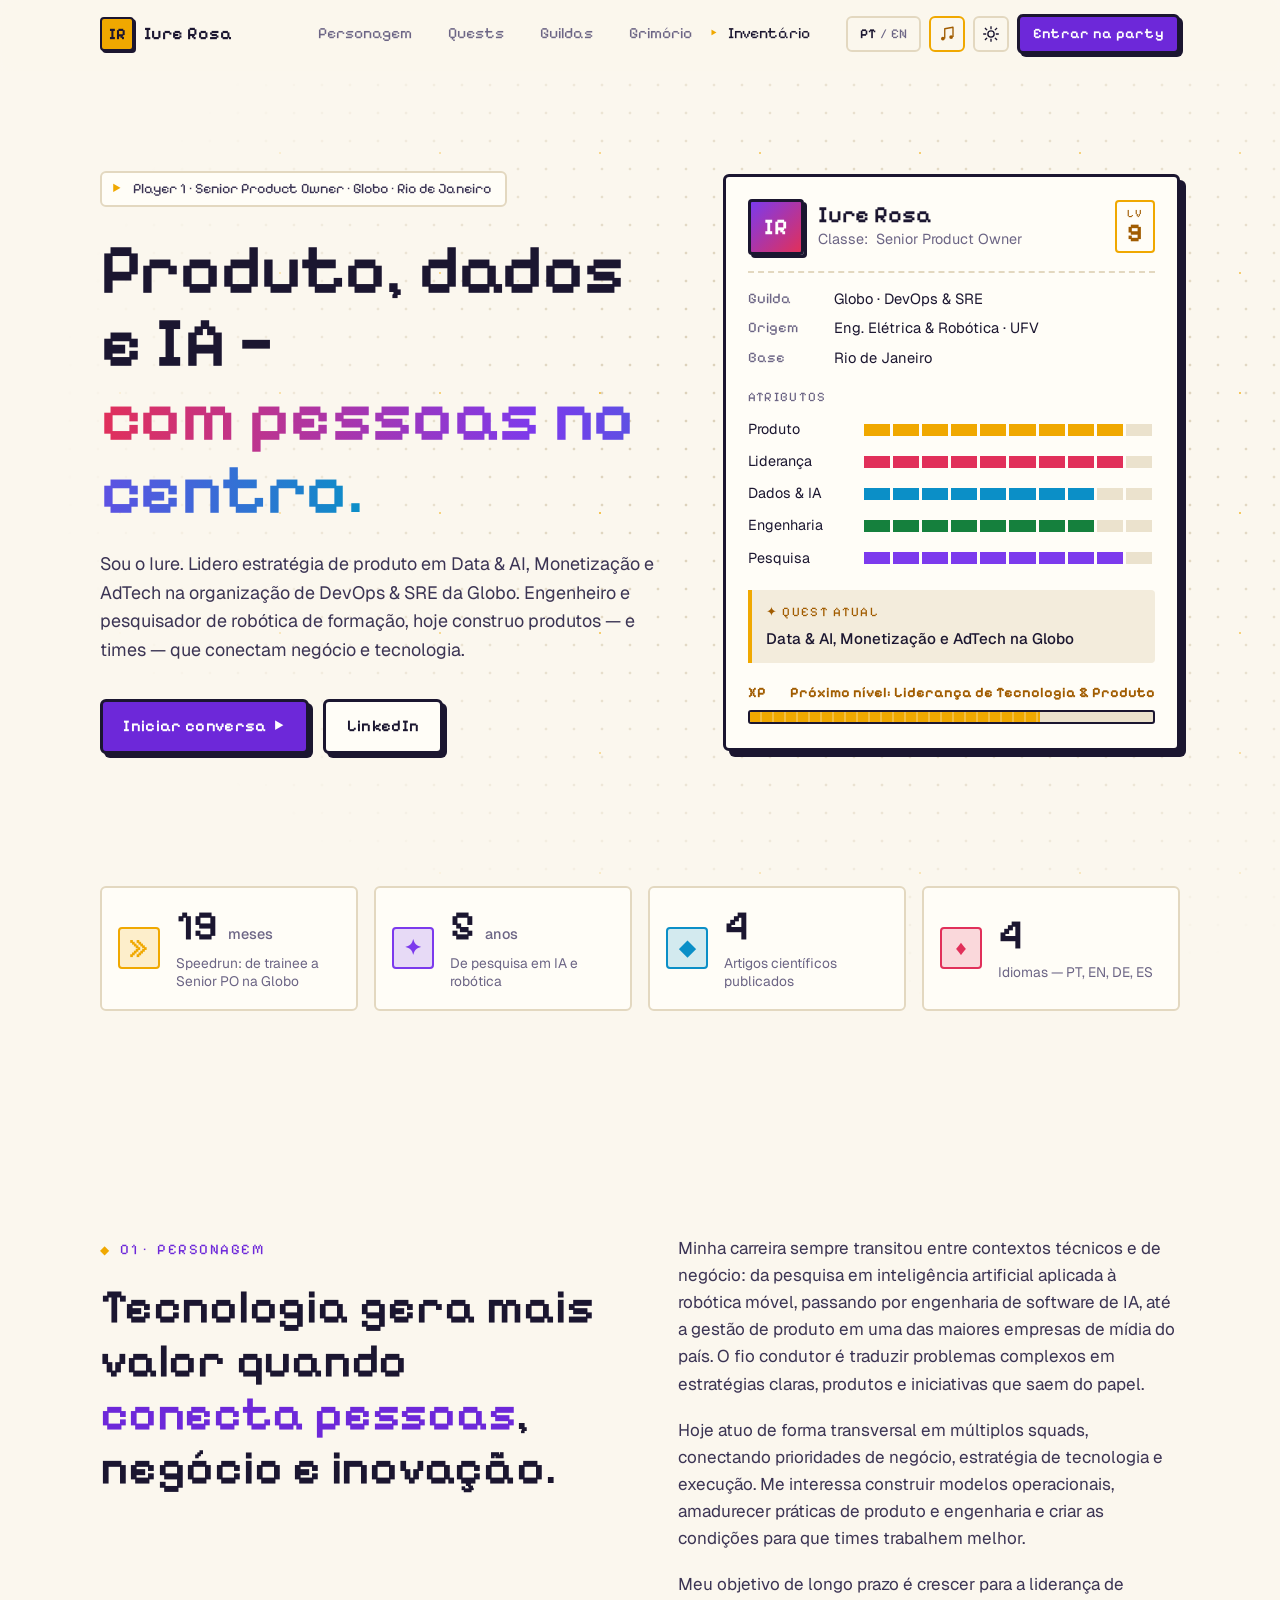
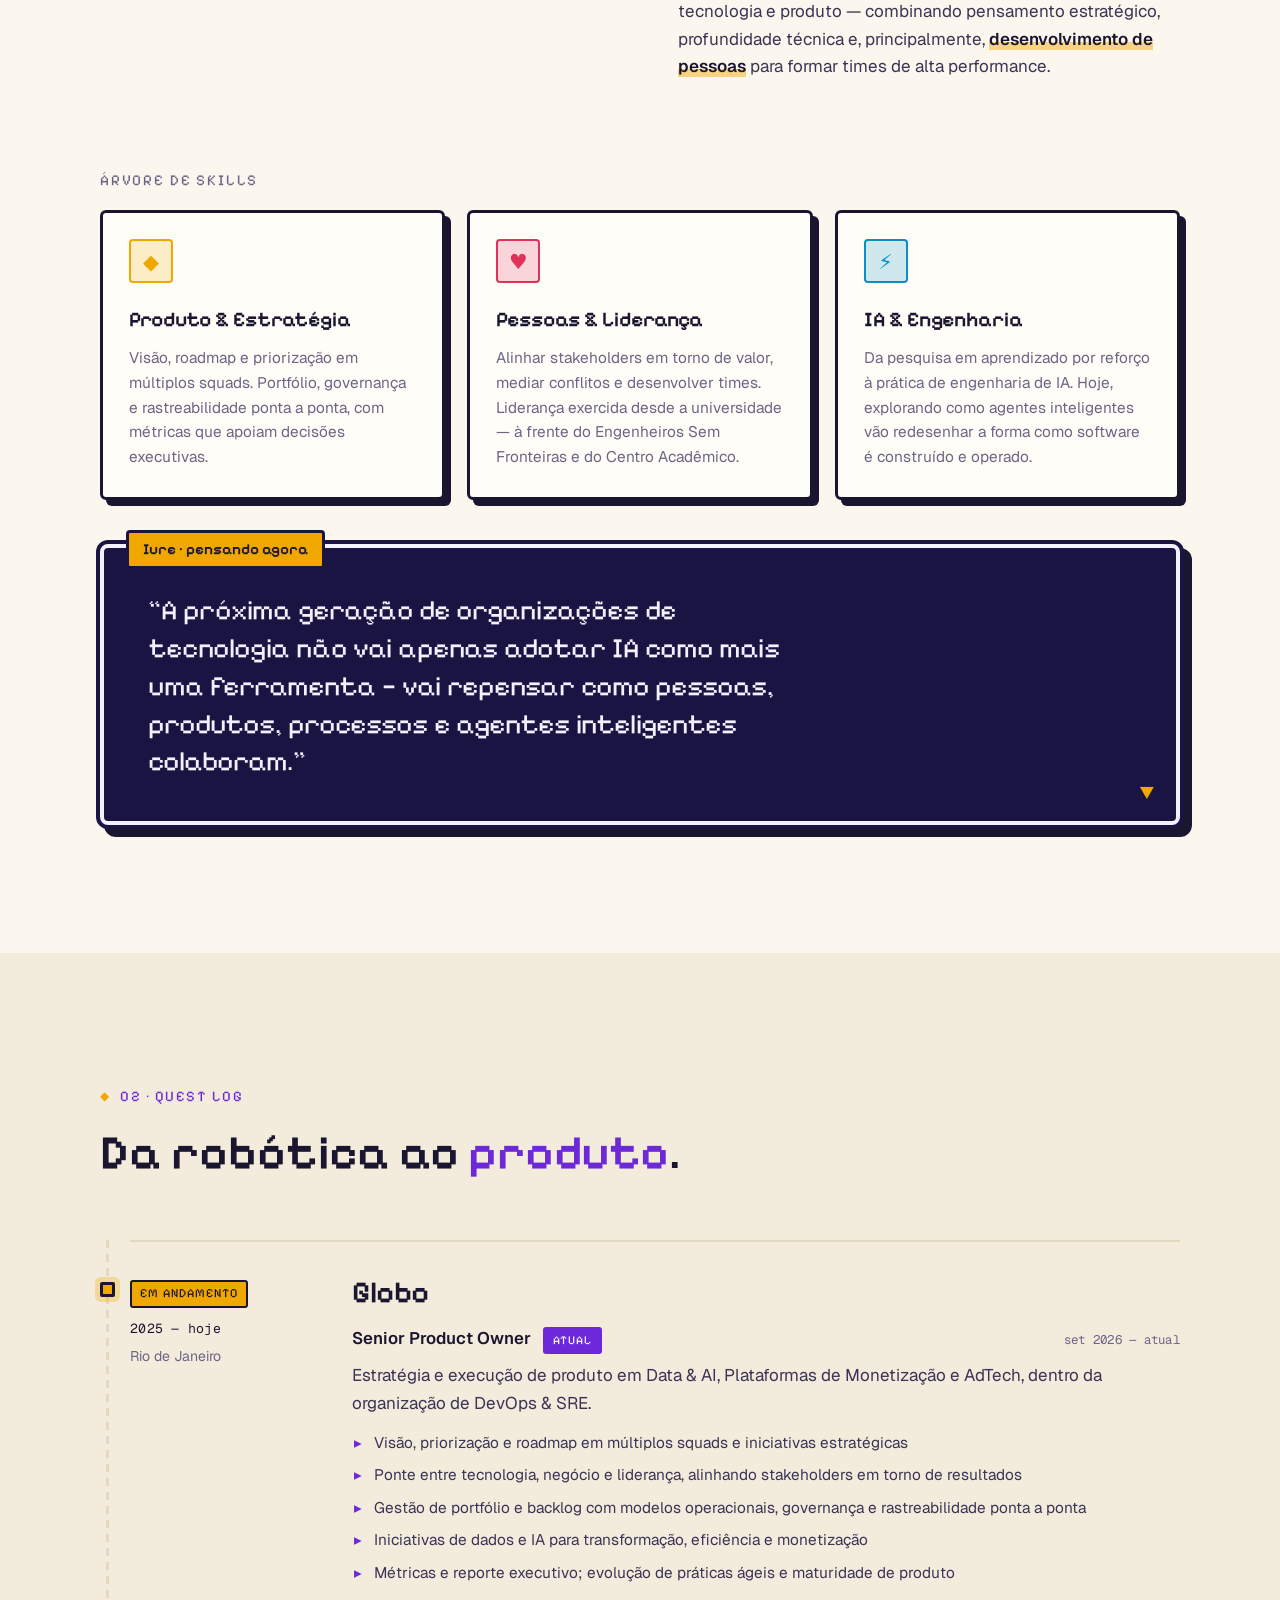
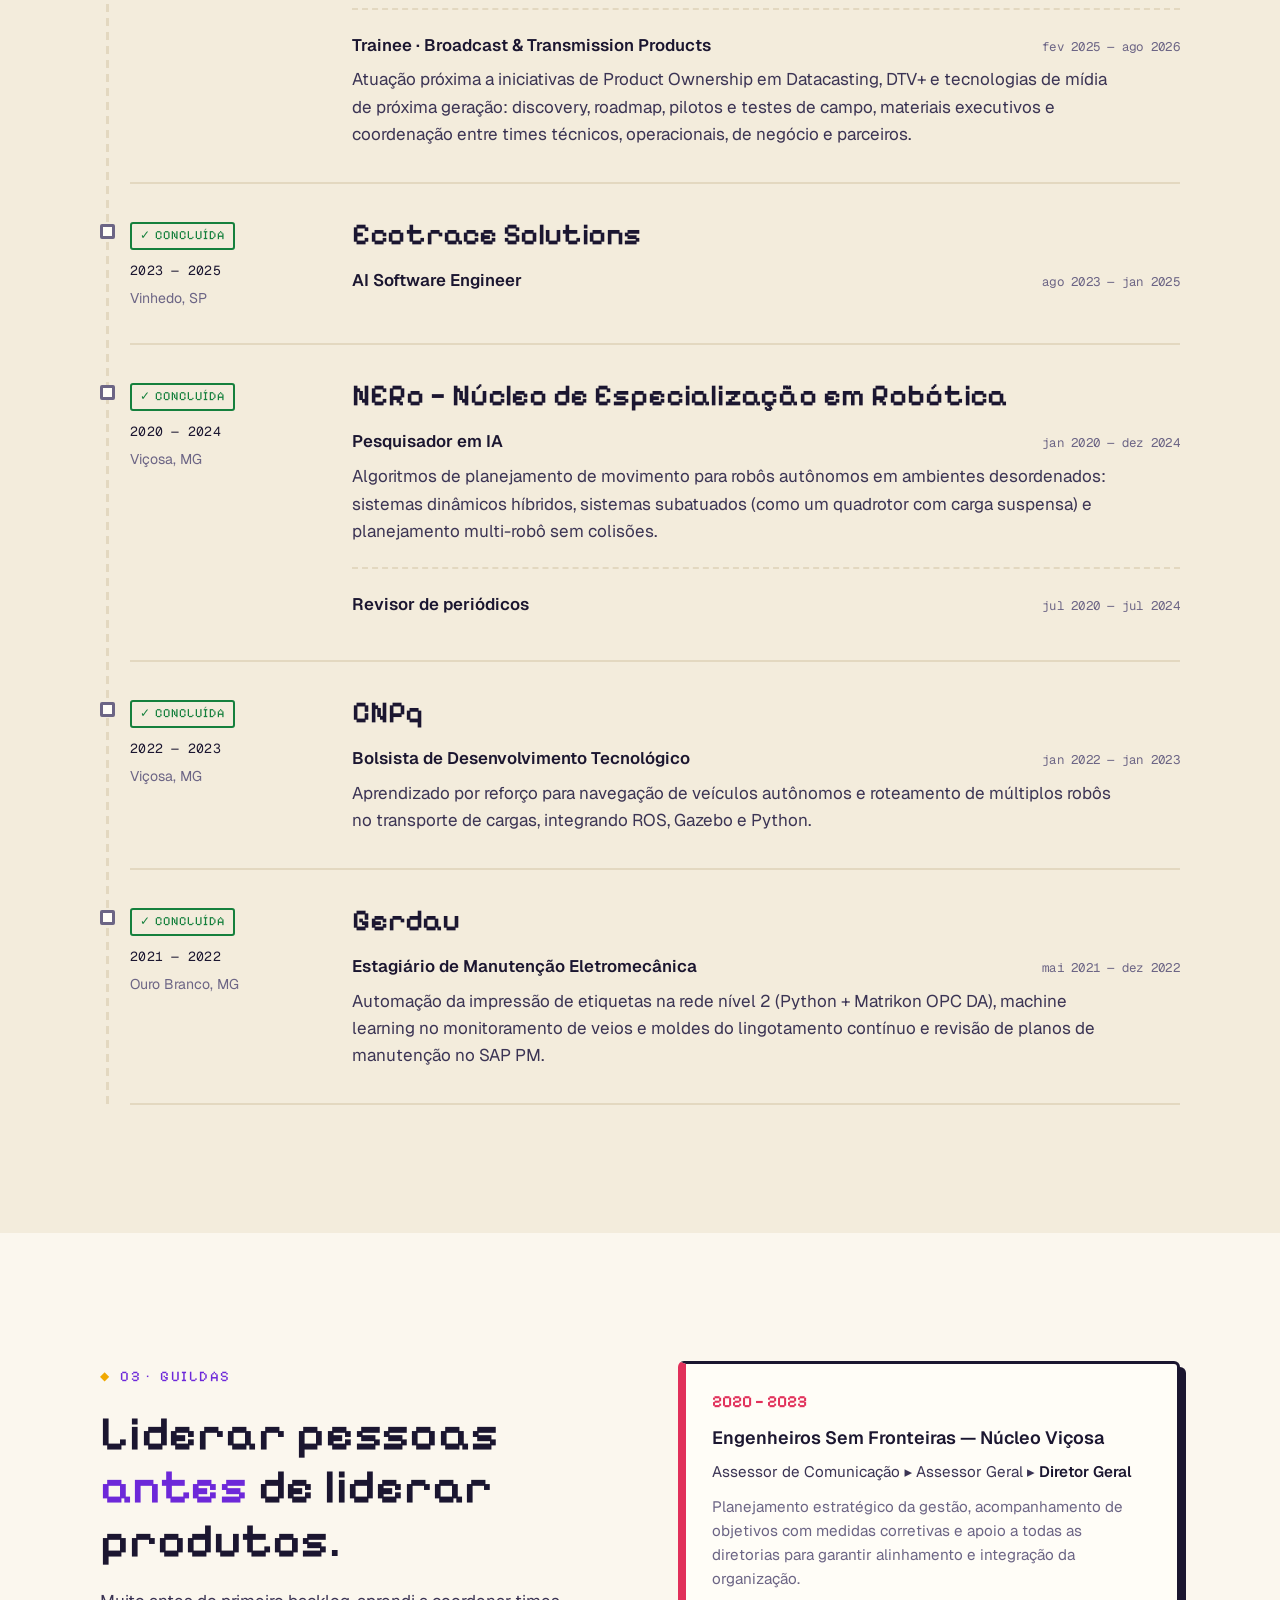
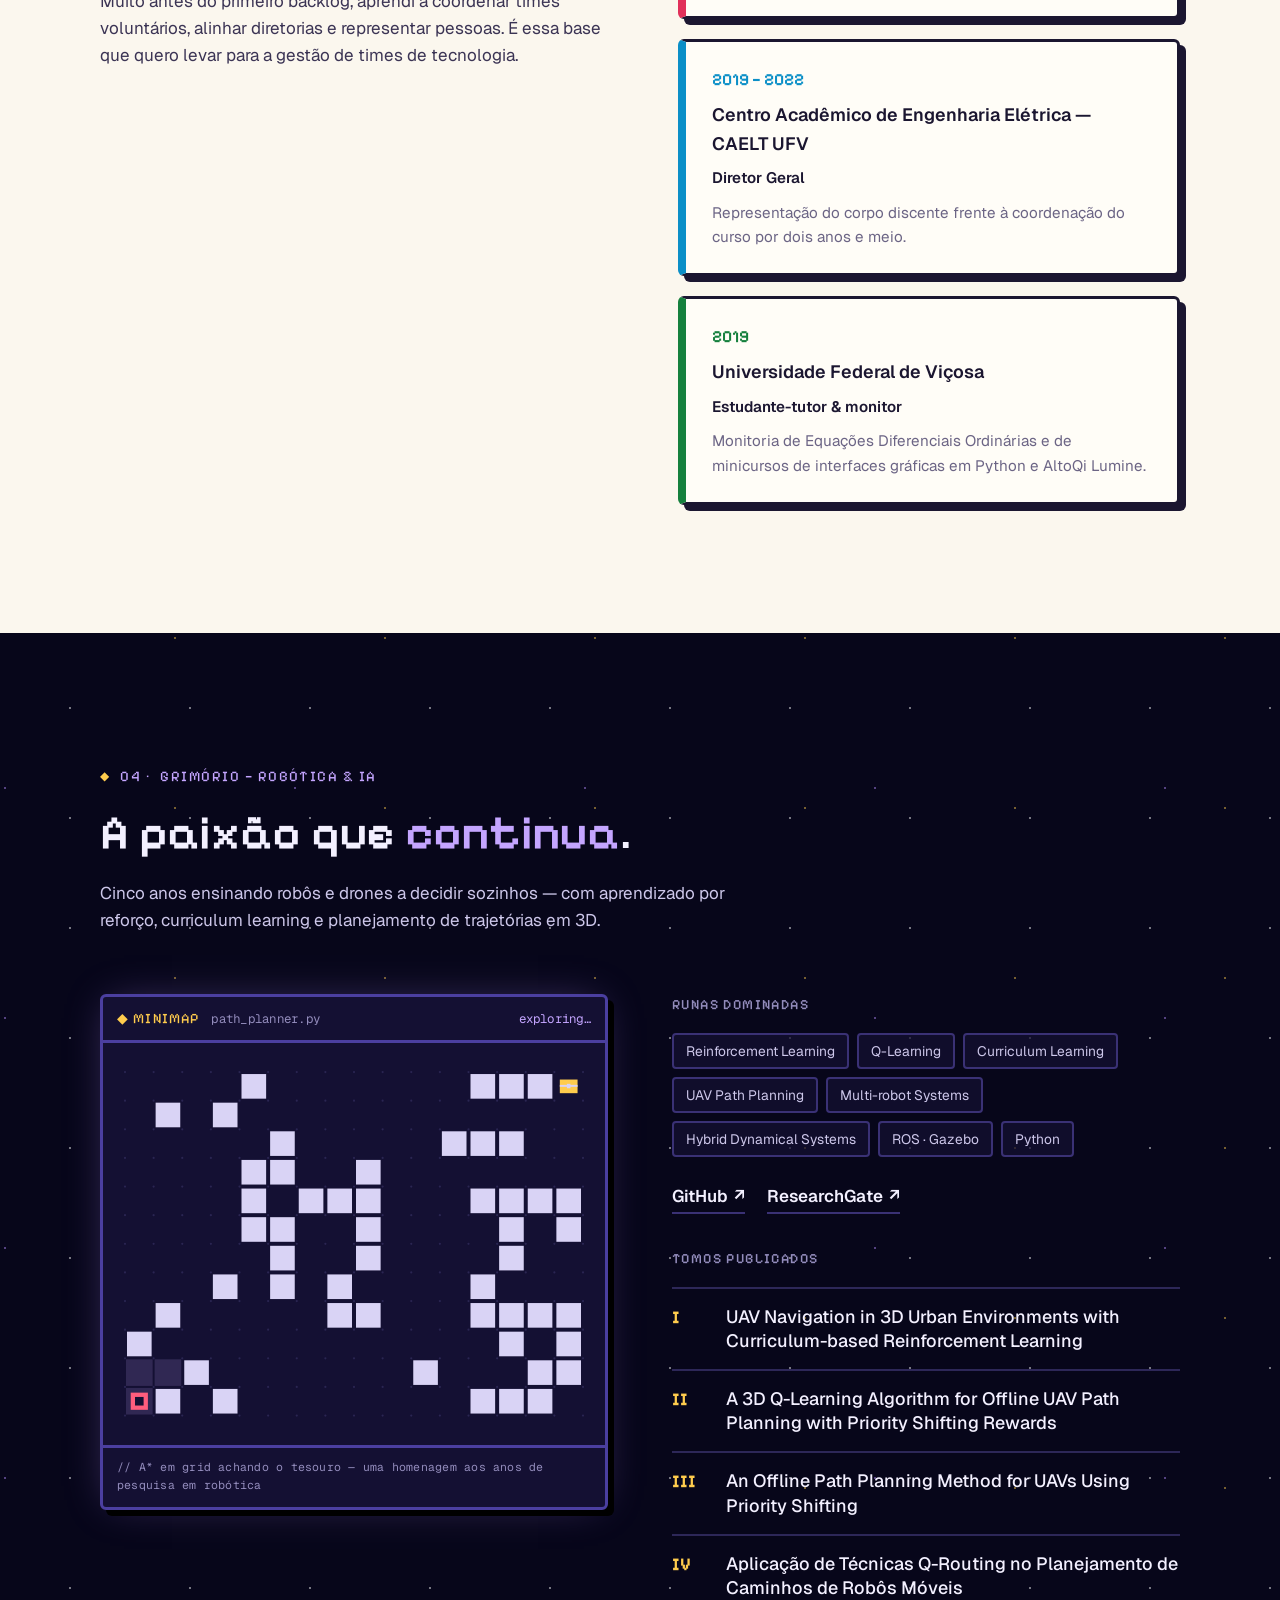
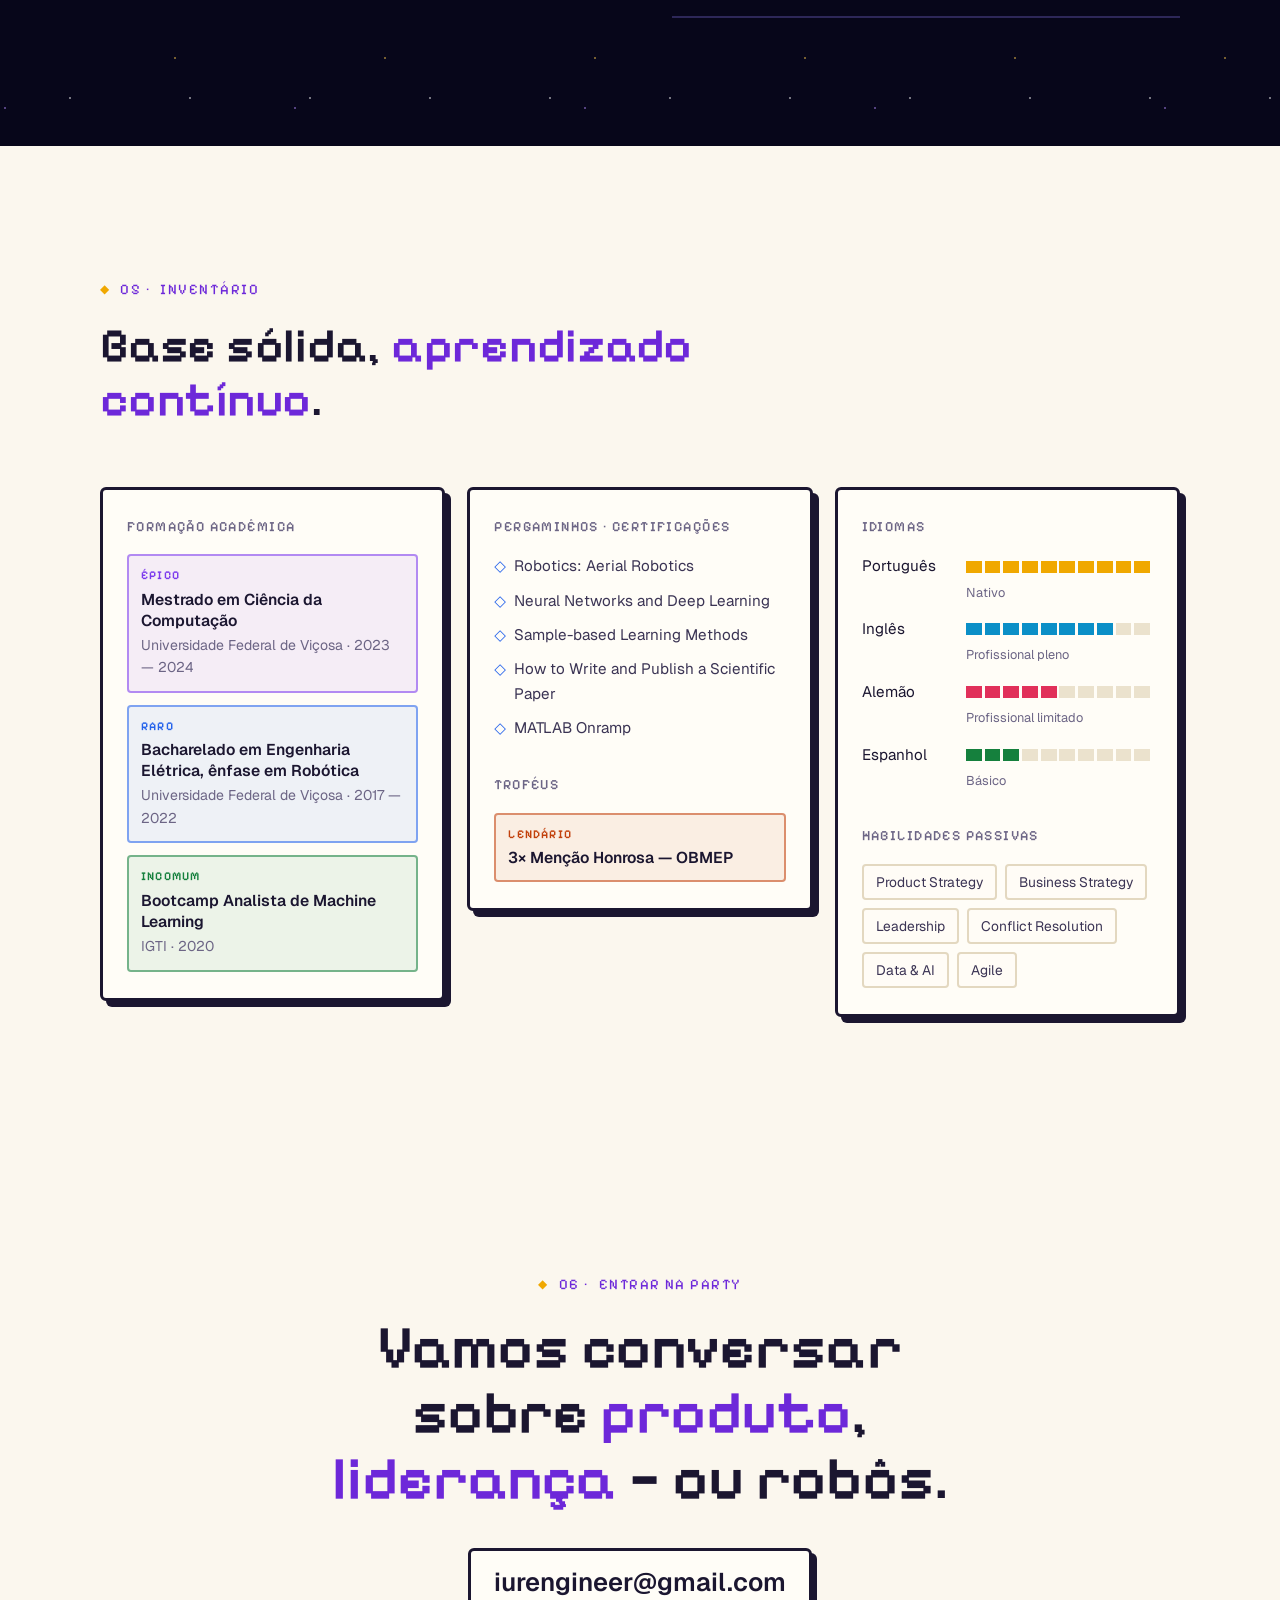
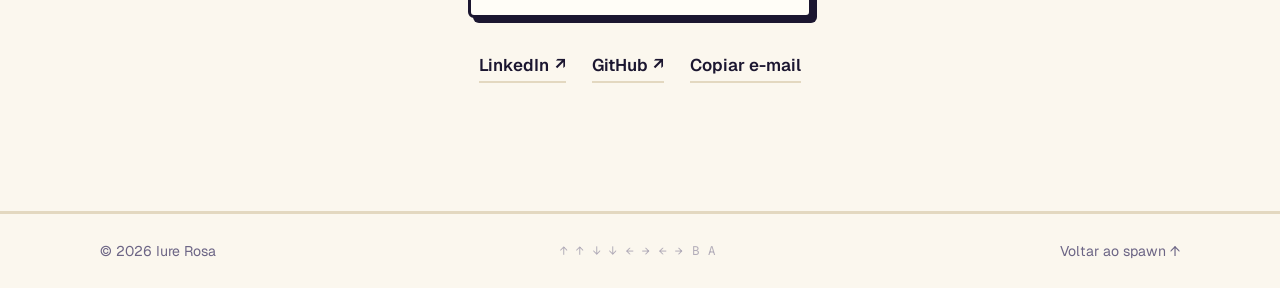
<file: index.html>
<!doctype html>
<html lang="pt-BR" data-lang="pt">
<head>
  <meta charset="utf-8">
  <meta name="viewport" content="width=device-width, initial-scale=1">
  <title>Iure Rosa — Senior Product Owner</title>
  <meta name="description" content="Iure Rosa — Senior Product Owner na Globo. Produto, Data & AI e liderança de times, com raízes em pesquisa de robótica e inteligência artificial.">
  <meta property="og:title" content="Iure Rosa — Senior Product Owner">
  <meta property="og:description" content="Produto, Data & AI e liderança de times. Engenheiro e pesquisador de robótica de formação.">
  <meta property="og:type" content="website">
  <meta name="theme-color" content="#fbf7ee">
  <link rel="icon" href="favicon.svg" type="image/svg+xml">
  <link rel="preconnect" href="https://fonts.googleapis.com">
  <link rel="preconnect" href="https://fonts.gstatic.com" crossorigin>
  <link href="https://fonts.googleapis.com/css2?family=Geist:wght@300;400;500;600;700&family=Geist+Mono:wght@400;500&family=Pixelify+Sans:wght@400;500;600;700&display=swap" rel="stylesheet">
  <link rel="stylesheet" href="styles.css">
  <script>
    // Apply saved preferences before paint to avoid a flash
    try {
      var t = localStorage.getItem('theme'); if (t) document.documentElement.dataset.theme = t;
      var l = localStorage.getItem('lang'); if (l) { document.documentElement.dataset.lang = l; document.documentElement.lang = l === 'en' ? 'en' : 'pt-BR'; }
    } catch (e) {}
  </script>
</head>
<body>
  <a class="skip" href="#main"><span data-l="pt">Pular para o conteúdo</span><span data-l="en">Skip to content</span></a>

  <header class="nav" id="top">
    <div class="wrap nav__inner">
      <a class="brand" href="#top" aria-label="Iure Rosa">
        <span class="brand__mark">IR</span>
        <span class="brand__name">Iure Rosa</span>
      </a>
      <nav class="nav__links" aria-label="Seções">
        <a href="#sobre"><span data-l="pt">Personagem</span><span data-l="en">Character</span></a>
        <a href="#trajetoria">Quests</a>
        <a href="#lideranca"><span data-l="pt">Guildas</span><span data-l="en">Guilds</span></a>
        <a href="#pesquisa"><span data-l="pt">Grimório</span><span data-l="en">Grimoire</span></a>
        <a href="#formacao"><span data-l="pt">Inventário</span><span data-l="en">Inventory</span></a>
      </nav>
      <div class="nav__tools">
        <button class="chip" id="langToggle" type="button" aria-label="Mudar idioma / Change language">
          <span class="chip__opt" data-opt="pt">PT</span><span class="chip__sep">/</span><span class="chip__opt" data-opt="en">EN</span>
        </button>
        <button class="icon-btn" id="musicToggle" type="button" aria-pressed="false" aria-label="Música / Music">
          <svg viewBox="0 0 24 24" width="18" height="18" aria-hidden="true"><path d="M9 18V5l11-2v13" fill="none" stroke="currentColor" stroke-width="1.8" stroke-linejoin="round"/><circle cx="6.5" cy="18" r="2.5" fill="currentColor"/><circle cx="17.5" cy="16" r="2.5" fill="currentColor"/><path class="i-mute" d="M3 3l18 18" stroke="currentColor" stroke-width="2" stroke-linecap="square"/></svg>
        </button>
        <button class="icon-btn" id="themeToggle" type="button" aria-label="Alternar tema">
          <svg class="i-sun" viewBox="0 0 24 24" width="18" height="18" aria-hidden="true"><circle cx="12" cy="12" r="4.2" fill="none" stroke="currentColor" stroke-width="1.8"/><path d="M12 2.5v2.2M12 19.3v2.2M4.6 4.6l1.6 1.6M17.8 17.8l1.6 1.6M2.5 12h2.2M19.3 12h2.2M4.6 19.4l1.6-1.6M17.8 6.2l1.6-1.6" stroke="currentColor" stroke-width="1.8" stroke-linecap="square"/></svg>
          <svg class="i-moon" viewBox="0 0 24 24" width="18" height="18" aria-hidden="true"><path d="M20 14.5A8 8 0 0 1 9.5 4a8 8 0 1 0 10.5 10.5Z" fill="none" stroke="currentColor" stroke-width="1.8" stroke-linejoin="round"/></svg>
        </button>
        <a class="btn btn--sm" href="#contato"><span data-l="pt">Entrar na party</span><span data-l="en">Join the party</span></a>
      </div>
    </div>
  </header>

  <main id="main">
    <!-- HERO -->
    <section class="hero">
      <div class="wrap hero__grid">
        <div class="hero__text">
          <p class="eyebrow reveal"><span class="blink" aria-hidden="true">▶</span>Player 1 · Senior Product Owner · Globo · Rio de Janeiro</p>
          <h1 class="hero__title reveal">
            <span data-l="pt">Produto, dados e IA —<br><em>com pessoas no centro.</em></span>
            <span data-l="en">Product, data and AI —<br><em>with people at the center.</em></span>
          </h1>
          <p class="hero__lead reveal">
            <span data-l="pt">Sou o Iure. Lidero estratégia de produto em Data &amp; AI, Monetização e AdTech na organização de DevOps &amp; SRE da Globo. Engenheiro e pesquisador de robótica de formação, hoje construo produtos — e times — que conectam negócio e tecnologia.</span>
            <span data-l="en">I'm Iure. I lead product strategy across Data &amp; AI, Monetization and AdTech within Globo's DevOps &amp; SRE organization. An engineer and robotics researcher by training, I now build products — and teams — that connect business and technology.</span>
          </p>
          <div class="hero__cta reveal">
            <a class="btn" href="mailto:iurengineer@gmail.com"><span data-l="pt">Iniciar conversa</span><span data-l="en">Start a conversation</span> <span aria-hidden="true">▶</span></a>
            <a class="btn btn--ghost" href="https://www.linkedin.com/in/iure-rosa/" target="_blank" rel="noopener">LinkedIn</a>
          </div>
        </div>

        <!-- Character sheet -->
        <aside class="sheet panel reveal" id="sheet" aria-label="Ficha de personagem / Character sheet">
          <div class="sheet__top">
            <span class="sheet__avatar" aria-hidden="true">IR</span>
            <div class="sheet__who">
              <p class="sheet__name">Iure Rosa</p>
              <p class="sheet__class"><span data-l="pt">Classe:</span><span data-l="en">Class:</span> Senior Product Owner</p>
            </div>
            <p class="sheet__lv"><small>LV</small><b id="lv">9</b></p>
          </div>

          <dl class="sheet__info">
            <div><dt><span data-l="pt">Guilda</span><span data-l="en">Guild</span></dt><dd>Globo · DevOps &amp; SRE</dd></div>
            <div><dt><span data-l="pt">Origem</span><span data-l="en">Origin</span></dt><dd><span data-l="pt">Eng. Elétrica &amp; Robótica · UFV</span><span data-l="en">Electrical Eng. &amp; Robotics · UFV</span></dd></div>
            <div><dt>Base</dt><dd>Rio de Janeiro</dd></div>
          </dl>

          <p class="sheet__label"><span data-l="pt">Atributos</span><span data-l="en">Attributes</span></p>
          <ul class="attrs">
            <li style="--c: var(--xp)"><span><span data-l="pt">Produto</span><span data-l="en">Product</span></span><span class="pips" style="--n:9" role="img" aria-label="9/10"></span></li>
            <li style="--c: var(--hp)"><span><span data-l="pt">Liderança</span><span data-l="en">Leadership</span></span><span class="pips" style="--n:9" role="img" aria-label="9/10"></span></li>
            <li style="--c: var(--mp)"><span><span data-l="pt">Dados &amp; IA</span><span data-l="en">Data &amp; AI</span></span><span class="pips" style="--n:8" role="img" aria-label="8/10"></span></li>
            <li style="--c: var(--uncommon)"><span><span data-l="pt">Engenharia</span><span data-l="en">Engineering</span></span><span class="pips" style="--n:8" role="img" aria-label="8/10"></span></li>
            <li style="--c: var(--epic)"><span><span data-l="pt">Pesquisa</span><span data-l="en">Research</span></span><span class="pips" style="--n:9" role="img" aria-label="9/10"></span></li>
          </ul>

          <div class="sheet__quest">
            <p class="sheet__label"><span data-l="pt">✦ Quest atual</span><span data-l="en">✦ Current quest</span></p>
            <p><span data-l="pt">Data &amp; AI, Monetização e AdTech na Globo</span><span data-l="en">Data &amp; AI, Monetization and AdTech at Globo</span></p>
          </div>

          <div class="xp">
            <div class="xp__head">
              <span>XP</span>
              <span><span data-l="pt">Próximo nível: Liderança de Tecnologia &amp; Produto</span><span data-l="en">Next level: Technology &amp; Product Leadership</span></span>
            </div>
            <div class="xp__bar" role="img" aria-label="72%"><span style="--v:.72"></span></div>
          </div>
        </aside>
      </div>

      <!-- Achievements -->
      <div class="wrap">
        <p class="ach__title reveal"><span data-l="pt">★ Conquistas desbloqueadas</span><span data-l="en">★ Achievements unlocked</span></p>
        <dl class="stats reveal">
          <div class="stat" data-icon="»" style="--c: var(--xp)">
            <dt><span data-l="pt">Speedrun: de trainee a Senior PO na Globo</span><span data-l="en">Speedrun: from trainee to Senior PO at Globo</span></dt>
            <dd>19 <small><span data-l="pt">meses</span><span data-l="en">months</span></small></dd>
          </div>
          <div class="stat" data-icon="✦" style="--c: var(--epic)">
            <dt><span data-l="pt">De pesquisa em IA e robótica</span><span data-l="en">Of AI &amp; robotics research</span></dt>
            <dd>5 <small><span data-l="pt">anos</span><span data-l="en">years</span></small></dd>
          </div>
          <div class="stat" data-icon="◆" style="--c: var(--mp)">
            <dt><span data-l="pt">Artigos científicos publicados</span><span data-l="en">Scientific papers published</span></dt>
            <dd>4</dd>
          </div>
          <div class="stat" data-icon="♦" style="--c: var(--hp)">
            <dt><span data-l="pt">Idiomas — PT, EN, DE, ES</span><span data-l="en">Languages — PT, EN, DE, ES</span></dt>
            <dd>4</dd>
          </div>
        </dl>
      </div>
    </section>

    <!-- PERSONAGEM / SOBRE -->
    <section class="section" id="sobre">
      <div class="wrap two-col">
        <header class="section__head reveal">
          <p class="kicker">01 · <span data-l="pt">Personagem</span><span data-l="en">Character</span></p>
          <h2 class="section__title">
            <span data-l="pt">Tecnologia gera mais valor quando <em>conecta pessoas</em>, negócio e inovação.</span>
            <span data-l="en">Technology creates the most value when it <em>connects people</em>, business and innovation.</span>
          </h2>
        </header>
        <div class="prose reveal">
          <p data-l="pt">Minha carreira sempre transitou entre contextos técnicos e de negócio: da pesquisa em inteligência artificial aplicada à robótica móvel, passando por engenharia de software de IA, até a gestão de produto em uma das maiores empresas de mídia do país. O fio condutor é traduzir problemas complexos em estratégias claras, produtos e iniciativas que saem do papel.</p>
          <p data-l="en">My career has always moved between technical and business contexts: from AI research applied to mobile robotics, through AI software engineering, to product management at one of Brazil's largest media companies. The common thread is turning complex problems into clear strategies, products and initiatives that actually ship.</p>
          <p data-l="pt">Hoje atuo de forma transversal em múltiplos squads, conectando prioridades de negócio, estratégia de tecnologia e execução. Me interessa construir modelos operacionais, amadurecer práticas de produto e engenharia e criar as condições para que times trabalhem melhor.</p>
          <p data-l="en">Today I work cross-functionally across multiple squads, connecting business priorities, technology strategy and execution. I care about building operating models, maturing product and engineering practices, and creating the conditions for teams to do their best work.</p>
          <p data-l="pt">Meu objetivo de longo prazo é crescer para a liderança de tecnologia e produto — combinando pensamento estratégico, profundidade técnica e, principalmente, <strong>desenvolvimento de pessoas</strong> para formar times de alta performance.</p>
          <p data-l="en">My long-term goal is to grow into technology and product leadership — combining strategic thinking, technical depth and, above all, <strong>people development</strong> to build high-performing teams.</p>
        </div>
      </div>

      <div class="wrap">
        <p class="sub-kicker reveal"><span data-l="pt">Árvore de skills</span><span data-l="en">Skill tree</span></p>
        <ul class="pillars">
          <li class="pillar panel reveal" style="--c: var(--xp)">
            <span class="pillar__num" aria-hidden="true">◆</span>
            <h3><span data-l="pt">Produto &amp; Estratégia</span><span data-l="en">Product &amp; Strategy</span></h3>
            <p><span data-l="pt">Visão, roadmap e priorização em múltiplos squads. Portfólio, governança e rastreabilidade ponta a ponta, com métricas que apoiam decisões executivas.</span><span data-l="en">Vision, roadmap and prioritization across multiple squads. Portfolio, governance and end-to-end traceability, with metrics that support executive decisions.</span></p>
          </li>
          <li class="pillar panel reveal" style="--c: var(--hp)">
            <span class="pillar__num" aria-hidden="true">♥</span>
            <h3><span data-l="pt">Pessoas &amp; Liderança</span><span data-l="en">People &amp; Leadership</span></h3>
            <p><span data-l="pt">Alinhar stakeholders em torno de valor, mediar conflitos e desenvolver times. Liderança exercida desde a universidade — à frente do Engenheiros Sem Fronteiras e do Centro Acadêmico.</span><span data-l="en">Aligning stakeholders around value, resolving conflicts and growing teams. Leadership practiced since university — heading Engineers Without Borders and the student association.</span></p>
          </li>
          <li class="pillar panel reveal" style="--c: var(--mp)">
            <span class="pillar__num" aria-hidden="true">⚡</span>
            <h3><span data-l="pt">IA &amp; Engenharia</span><span data-l="en">AI &amp; Engineering</span></h3>
            <p><span data-l="pt">Da pesquisa em aprendizado por reforço à prática de engenharia de IA. Hoje, explorando como agentes inteligentes vão redesenhar a forma como software é construído e operado.</span><span data-l="en">From reinforcement learning research to AI engineering practice. Now exploring how intelligent agents will reshape the way software is built and operated.</span></p>
          </li>
        </ul>
      </div>

      <div class="wrap">
        <aside class="dialog reveal">
          <p class="dialog__name">Iure · <span data-l="pt">pensando agora</span><span data-l="en">currently thinking</span></p>
          <p class="dialog__text">
            <span data-l="pt">“A próxima geração de organizações de tecnologia não vai apenas adotar IA como mais uma ferramenta — vai repensar como pessoas, produtos, processos e agentes inteligentes colaboram.”</span>
            <span data-l="en">“The next generation of technology organizations won't simply adopt AI as another tool — they'll rethink how people, products, processes and intelligent agents collaborate.”</span>
          </p>
          <span class="dialog__next" aria-hidden="true">▼</span>
        </aside>
      </div>
    </section>

    <!-- QUESTS / TRAJETÓRIA -->
    <section class="section section--alt" id="trajetoria">
      <div class="wrap">
        <header class="section__head reveal">
          <p class="kicker">02 · Quest log</p>
          <h2 class="section__title">
            <span data-l="pt">Da robótica ao <em>produto</em>.</span>
            <span data-l="en">From robotics to <em>product</em>.</span>
          </h2>
        </header>

        <ol class="timeline">
          <li class="job job--featured reveal">
            <div class="job__meta">
              <span class="qtag qtag--active"><span data-l="pt">Em andamento</span><span data-l="en">In progress</span></span>
              <span class="mono">2025 — <span data-l="pt">hoje</span><span data-l="en">now</span></span>
              <span class="job__place">Rio de Janeiro</span>
            </div>
            <div class="job__body">
              <h3 class="job__org">Globo</h3>
              <div class="role">
                <div class="role__head">
                  <h4>Senior Product Owner</h4>
                  <span class="tag tag--accent"><span data-l="pt">Atual</span><span data-l="en">Current</span></span>
                  <span class="role__date mono"><span data-l="pt">set 2026 — atual</span><span data-l="en">Sep 2026 — present</span></span>
                </div>
                <p><span data-l="pt">Estratégia e execução de produto em Data &amp; AI, Plataformas de Monetização e AdTech, dentro da organização de DevOps &amp; SRE.</span><span data-l="en">Product strategy and execution across Data &amp; AI, Monetization Platforms and AdTech, within the DevOps &amp; SRE organization.</span></p>
                <ul class="ticks">
                  <li><span data-l="pt">Visão, priorização e roadmap em múltiplos squads e iniciativas estratégicas</span><span data-l="en">Vision, prioritization and roadmap across multiple squads and strategic initiatives</span></li>
                  <li><span data-l="pt">Ponte entre tecnologia, negócio e liderança, alinhando stakeholders em torno de resultados</span><span data-l="en">Bridge between technology, business and leadership, aligning stakeholders around outcomes</span></li>
                  <li><span data-l="pt">Gestão de portfólio e backlog com modelos operacionais, governança e rastreabilidade ponta a ponta</span><span data-l="en">Portfolio and backlog management with operating models, governance and end-to-end traceability</span></li>
                  <li><span data-l="pt">Iniciativas de dados e IA para transformação, eficiência e monetização</span><span data-l="en">Data and AI initiatives for transformation, efficiency and monetization</span></li>
                  <li><span data-l="pt">Métricas e reporte executivo; evolução de práticas ágeis e maturidade de produto</span><span data-l="en">Metrics and executive reporting; evolving agile practices and product maturity</span></li>
                </ul>
              </div>
              <div class="role">
                <div class="role__head">
                  <h4>Trainee · Broadcast &amp; Transmission Products</h4>
                  <span class="role__date mono"><span data-l="pt">fev 2025 — ago 2026</span><span data-l="en">Feb 2025 — Aug 2026</span></span>
                </div>
                <p><span data-l="pt">Atuação próxima a iniciativas de Product Ownership em Datacasting, DTV+ e tecnologias de mídia de próxima geração: discovery, roadmap, pilotos e testes de campo, materiais executivos e coordenação entre times técnicos, operacionais, de negócio e parceiros.</span><span data-l="en">Worked closely with Product Ownership initiatives in Datacasting, DTV+ and next-generation media technologies: discovery, roadmap, pilots and field tests, executive materials and coordination across technical, operational, business teams and partners.</span></p>
              </div>
            </div>
          </li>

          <li class="job reveal">
            <div class="job__meta">
              <span class="qtag"><span data-l="pt">✓ Concluída</span><span data-l="en">✓ Completed</span></span>
              <span class="mono">2023 — 2025</span>
              <span class="job__place">Vinhedo, SP</span>
            </div>
            <div class="job__body">
              <h3 class="job__org">Ecotrace Solutions</h3>
              <div class="role">
                <div class="role__head">
                  <h4>AI Software Engineer</h4>
                  <span class="role__date mono"><span data-l="pt">ago 2023 — jan 2025</span><span data-l="en">Aug 2023 — Jan 2025</span></span>
                </div>
              </div>
            </div>
          </li>

          <li class="job reveal">
            <div class="job__meta">
              <span class="qtag"><span data-l="pt">✓ Concluída</span><span data-l="en">✓ Completed</span></span>
              <span class="mono">2020 — 2024</span>
              <span class="job__place">Viçosa, MG</span>
            </div>
            <div class="job__body">
              <h3 class="job__org">NERo — <span data-l="pt">Núcleo de Especialização em Robótica</span><span data-l="en">Robotics Specialization Lab</span></h3>
              <div class="role">
                <div class="role__head">
                  <h4><span data-l="pt">Pesquisador em IA</span><span data-l="en">AI Researcher</span></h4>
                  <span class="role__date mono"><span data-l="pt">jan 2020 — dez 2024</span><span data-l="en">Jan 2020 — Dec 2024</span></span>
                </div>
                <p><span data-l="pt">Algoritmos de planejamento de movimento para robôs autônomos em ambientes desordenados: sistemas dinâmicos híbridos, sistemas subatuados (como um quadrotor com carga suspensa) e planejamento multi-robô sem colisões.</span><span data-l="en">Motion planning algorithms for autonomous robots in cluttered environments: hybrid dynamical systems, underactuated systems (like a quadrotor with a suspended payload) and collision-free multi-robot planning.</span></p>
              </div>
              <div class="role">
                <div class="role__head">
                  <h4><span data-l="pt">Revisor de periódicos</span><span data-l="en">Journal reviewer</span></h4>
                  <span class="role__date mono"><span data-l="pt">jul 2020 — jul 2024</span><span data-l="en">Jul 2020 — Jul 2024</span></span>
                </div>
              </div>
            </div>
          </li>

          <li class="job reveal">
            <div class="job__meta">
              <span class="qtag"><span data-l="pt">✓ Concluída</span><span data-l="en">✓ Completed</span></span>
              <span class="mono">2022 — 2023</span>
              <span class="job__place">Viçosa, MG</span>
            </div>
            <div class="job__body">
              <h3 class="job__org">CNPq</h3>
              <div class="role">
                <div class="role__head">
                  <h4><span data-l="pt">Bolsista de Desenvolvimento Tecnológico</span><span data-l="en">Technological Development Fellow</span></h4>
                  <span class="role__date mono"><span data-l="pt">jan 2022 — jan 2023</span><span data-l="en">Jan 2022 — Jan 2023</span></span>
                </div>
                <p><span data-l="pt">Aprendizado por reforço para navegação de veículos autônomos e roteamento de múltiplos robôs no transporte de cargas, integrando ROS, Gazebo e Python.</span><span data-l="en">Reinforcement learning for autonomous vehicle navigation and multi-robot routing for cargo transport, integrating ROS, Gazebo and Python.</span></p>
              </div>
            </div>
          </li>

          <li class="job reveal">
            <div class="job__meta">
              <span class="qtag"><span data-l="pt">✓ Concluída</span><span data-l="en">✓ Completed</span></span>
              <span class="mono">2021 — 2022</span>
              <span class="job__place">Ouro Branco, MG</span>
            </div>
            <div class="job__body">
              <h3 class="job__org">Gerdau</h3>
              <div class="role">
                <div class="role__head">
                  <h4><span data-l="pt">Estagiário de Manutenção Eletromecânica</span><span data-l="en">Electromechanical Maintenance Intern</span></h4>
                  <span class="role__date mono"><span data-l="pt">mai 2021 — dez 2022</span><span data-l="en">May 2021 — Dec 2022</span></span>
                </div>
                <p><span data-l="pt">Automação da impressão de etiquetas na rede nível 2 (Python + Matrikon OPC DA), machine learning no monitoramento de veios e moldes do lingotamento contínuo e revisão de planos de manutenção no SAP PM.</span><span data-l="en">Automated label printing on the level-2 network (Python + Matrikon OPC DA), applied machine learning to condition monitoring in continuous casting, and reviewed maintenance plans in SAP PM.</span></p>
              </div>
            </div>
          </li>
        </ol>
      </div>
    </section>

    <!-- GUILDAS / LIDERANÇA -->
    <section class="section" id="lideranca">
      <div class="wrap two-col">
        <header class="section__head reveal">
          <p class="kicker">03 · <span data-l="pt">Guildas</span><span data-l="en">Guilds</span></p>
          <h2 class="section__title">
            <span data-l="pt">Liderar pessoas <em>antes</em> de liderar produtos.</span>
            <span data-l="en">Leading people <em>before</em> leading products.</span>
          </h2>
          <p class="section__sub">
            <span data-l="pt">Muito antes do primeiro backlog, aprendi a coordenar times voluntários, alinhar diretorias e representar pessoas. É essa base que quero levar para a gestão de times de tecnologia.</span>
            <span data-l="en">Long before my first backlog, I learned to coordinate volunteer teams, align directors and represent people. That's the foundation I want to bring to leading technology teams.</span>
          </p>
        </header>

        <div class="lead-cards">
          <article class="lead-card panel reveal" style="--c: var(--hp)">
            <p class="lead-card__date">2020 — 2023</p>
            <h3><span data-l="pt">Engenheiros Sem Fronteiras — Núcleo Viçosa</span><span data-l="en">Engineers Without Borders — Viçosa Chapter</span></h3>
            <p class="lead-card__path">
              <span data-l="pt">Assessor de Comunicação ▸ Assessor Geral ▸ <strong>Diretor Geral</strong></span>
              <span data-l="en">Communications Advisor ▸ General Advisor ▸ <strong>Executive Director</strong></span>
            </p>
            <p><span data-l="pt">Planejamento estratégico da gestão, acompanhamento de objetivos com medidas corretivas e apoio a todas as diretorias para garantir alinhamento e integração da organização.</span><span data-l="en">Led strategic planning, tracked goals with corrective actions and supported every board area to keep the organization aligned and integrated.</span></p>
          </article>
          <article class="lead-card panel reveal" style="--c: var(--mp)">
            <p class="lead-card__date">2019 — 2022</p>
            <h3><span data-l="pt">Centro Acadêmico de Engenharia Elétrica — CAELT UFV</span><span data-l="en">Electrical Engineering Student Association — CAELT UFV</span></h3>
            <p class="lead-card__path"><strong><span data-l="pt">Diretor Geral</span><span data-l="en">President</span></strong></p>
            <p><span data-l="pt">Representação do corpo discente frente à coordenação do curso por dois anos e meio.</span><span data-l="en">Represented the student body before the program's leadership for two and a half years.</span></p>
          </article>
          <article class="lead-card panel reveal" style="--c: var(--uncommon)">
            <p class="lead-card__date">2019</p>
            <h3><span data-l="pt">Universidade Federal de Viçosa</span><span data-l="en">Federal University of Viçosa</span></h3>
            <p class="lead-card__path"><strong><span data-l="pt">Estudante-tutor &amp; monitor</span><span data-l="en">Student tutor &amp; teaching assistant</span></strong></p>
            <p><span data-l="pt">Monitoria de Equações Diferenciais Ordinárias e de minicursos de interfaces gráficas em Python e AltoQi Lumine.</span><span data-l="en">Tutored Ordinary Differential Equations and assisted short courses on Python GUIs and AltoQi Lumine.</span></p>
          </article>
        </div>
      </div>
    </section>

    <!-- GRIMÓRIO / PESQUISA -->
    <section class="section section--night" id="pesquisa">
      <div class="wrap">
        <header class="section__head reveal">
          <p class="kicker">04 · <span data-l="pt">Grimório — Robótica &amp; IA</span><span data-l="en">Grimoire — Robotics &amp; AI</span></p>
          <h2 class="section__title">
            <span data-l="pt">A paixão que <em>continua</em>.</span>
            <span data-l="en">The passion that <em>stays</em>.</span>
          </h2>
          <p class="section__sub">
            <span data-l="pt">Cinco anos ensinando robôs e drones a decidir sozinhos — com aprendizado por reforço, curriculum learning e planejamento de trajetórias em 3D.</span>
            <span data-l="en">Five years teaching robots and drones to decide on their own — with reinforcement learning, curriculum learning and 3D path planning.</span>
          </p>
        </header>

        <div class="research">
          <figure class="planner panel reveal" aria-label="Animação de planejamento de caminho">
            <div class="planner__bar">
              <span class="planner__title">◆ minimap</span>
              <span class="mono">path_planner.py</span>
              <span class="mono planner__status" id="plannerStatus">exploring…</span>
            </div>
            <canvas id="planner" aria-hidden="true"></canvas>
            <figcaption class="planner__cap mono">
              <span data-l="pt">// A* em grid achando o tesouro — uma homenagem aos anos de pesquisa em robótica</span>
              <span data-l="en">// A* on a grid hunting for treasure — a nod to my years of robotics research</span>
            </figcaption>
          </figure>

          <div class="research__side">
            <div class="reveal">
              <h3 class="small-title"><span data-l="pt">Runas dominadas</span><span data-l="en">Runes mastered</span></h3>
              <ul class="tags">
                <li>Reinforcement Learning</li>
                <li>Q-Learning</li>
                <li>Curriculum Learning</li>
                <li>UAV Path Planning</li>
                <li>Multi-robot Systems</li>
                <li>Hybrid Dynamical Systems</li>
                <li>ROS · Gazebo</li>
                <li>Python</li>
              </ul>
              <div class="research__links">
                <a class="link-arrow" href="https://github.com/bad-iuiu" target="_blank" rel="noopener">GitHub <span aria-hidden="true">↗</span></a>
                <a class="link-arrow" href="https://www.researchgate.net/profile/Iure-Oliveira/research" target="_blank" rel="noopener">ResearchGate <span aria-hidden="true">↗</span></a>
              </div>
            </div>

            <div class="reveal">
              <h3 class="small-title small-title--gap"><span data-l="pt">Tomos publicados</span><span data-l="en">Published tomes</span></h3>
              <ol class="pubs">
                <li><span class="pubs__n">I</span><span>UAV Navigation in 3D Urban Environments with Curriculum-based Reinforcement Learning</span></li>
                <li><span class="pubs__n">II</span><span>A 3D Q-Learning Algorithm for Offline UAV Path Planning with Priority Shifting Rewards</span></li>
                <li><span class="pubs__n">III</span><span>An Offline Path Planning Method for UAVs Using Priority Shifting</span></li>
                <li><span class="pubs__n">IV</span><span lang="pt-BR">Aplicação de Técnicas Q-Routing no Planejamento de Caminhos de Robôs Móveis</span></li>
              </ol>
            </div>
          </div>
        </div>
      </div>
    </section>

    <!-- INVENTÁRIO / FORMAÇÃO -->
    <section class="section" id="formacao">
      <div class="wrap">
        <header class="section__head reveal">
          <p class="kicker">05 · <span data-l="pt">Inventário</span><span data-l="en">Inventory</span></p>
          <h2 class="section__title">
            <span data-l="pt">Base sólida, <em>aprendizado contínuo</em>.</span>
            <span data-l="en">Solid foundations, <em>continuous learning</em>.</span>
          </h2>
        </header>

        <div class="edu-grid">
          <div class="edu panel reveal">
            <h3 class="small-title"><span data-l="pt">Formação acadêmica</span><span data-l="en">Academic gear</span></h3>
            <ul class="items">
              <li class="item" style="--r: var(--epic)">
                <span class="item__rarity"><span data-l="pt">Épico</span><span data-l="en">Epic</span></span>
                <strong><span data-l="pt">Mestrado em Ciência da Computação</span><span data-l="en">Master's, Computer Science</span></strong>
                <span><span data-l="pt">Universidade Federal de Viçosa</span><span data-l="en">Federal University of Viçosa</span> · 2023 — 2024</span>
              </li>
              <li class="item" style="--r: var(--rare)">
                <span class="item__rarity"><span data-l="pt">Raro</span><span data-l="en">Rare</span></span>
                <strong><span data-l="pt">Bacharelado em Engenharia Elétrica, ênfase em Robótica</span><span data-l="en">B.Eng. Electrical Engineering, Robotics track</span></strong>
                <span><span data-l="pt">Universidade Federal de Viçosa</span><span data-l="en">Federal University of Viçosa</span> · 2017 — 2022</span>
              </li>
              <li class="item" style="--r: var(--uncommon)">
                <span class="item__rarity"><span data-l="pt">Incomum</span><span data-l="en">Uncommon</span></span>
                <strong><span data-l="pt">Bootcamp Analista de Machine Learning</span><span data-l="en">Machine Learning Analyst Bootcamp</span></strong>
                <span>IGTI · 2020</span>
              </li>
            </ul>
          </div>

          <div class="edu panel reveal">
            <h3 class="small-title"><span data-l="pt">Pergaminhos · certificações</span><span data-l="en">Scrolls · certifications</span></h3>
            <ul class="edu__plain">
              <li>Robotics: Aerial Robotics</li>
              <li>Neural Networks and Deep Learning</li>
              <li>Sample-based Learning Methods</li>
              <li>How to Write and Publish a Scientific Paper</li>
              <li>MATLAB Onramp</li>
            </ul>
            <h3 class="small-title small-title--gap"><span data-l="pt">Troféus</span><span data-l="en">Trophies</span></h3>
            <ul class="items">
              <li class="item" style="--r: var(--legend)">
                <span class="item__rarity"><span data-l="pt">Lendário</span><span data-l="en">Legendary</span></span>
                <strong><span data-l="pt">3× Menção Honrosa — OBMEP</span><span data-l="en">3× Honorable Mention — Brazilian Math Olympiad (OBMEP)</span></strong>
              </li>
            </ul>
          </div>

          <div class="edu panel reveal">
            <h3 class="small-title"><span data-l="pt">Idiomas</span><span data-l="en">Languages</span></h3>
            <ul class="langs">
              <li style="--c: var(--xp)"><span><span data-l="pt">Português</span><span data-l="en">Portuguese</span></span><span class="pips" style="--n:10" role="img" aria-label="10/10"></span><small><span data-l="pt">Nativo</span><span data-l="en">Native</span></small></li>
              <li style="--c: var(--mp)"><span><span data-l="pt">Inglês</span><span data-l="en">English</span></span><span class="pips" style="--n:8" role="img" aria-label="8/10"></span><small><span data-l="pt">Profissional pleno</span><span data-l="en">Full professional</span></small></li>
              <li style="--c: var(--hp)"><span><span data-l="pt">Alemão</span><span data-l="en">German</span></span><span class="pips" style="--n:5" role="img" aria-label="5/10"></span><small><span data-l="pt">Profissional limitado</span><span data-l="en">Limited working</span></small></li>
              <li style="--c: var(--uncommon)"><span><span data-l="pt">Espanhol</span><span data-l="en">Spanish</span></span><span class="pips" style="--n:3" role="img" aria-label="3/10"></span><small><span data-l="pt">Básico</span><span data-l="en">Elementary</span></small></li>
            </ul>
            <h3 class="small-title small-title--gap"><span data-l="pt">Habilidades passivas</span><span data-l="en">Passive skills</span></h3>
            <ul class="tags tags--plain">
              <li>Product Strategy</li>
              <li>Business Strategy</li>
              <li>Leadership</li>
              <li>Conflict Resolution</li>
              <li>Data &amp; AI</li>
              <li>Agile</li>
            </ul>
          </div>
        </div>
      </div>
    </section>

    <!-- PARTY / CONTATO -->
    <section class="section contact" id="contato">
      <div class="wrap contact__inner reveal">
        <p class="kicker">06 · <span data-l="pt">Entrar na party</span><span data-l="en">Join the party</span></p>
        <h2 class="contact__title">
          <span data-l="pt">Vamos conversar sobre <em>produto</em>, <em>liderança</em> — ou robôs.</span>
          <span data-l="en">Let's talk <em>product</em>, <em>leadership</em> — or robots.</span>
        </h2>
        <a class="contact__mail" href="mailto:iurengineer@gmail.com">iurengineer@gmail.com</a>
        <div class="contact__links">
          <a class="link-arrow" href="https://www.linkedin.com/in/iure-rosa/" target="_blank" rel="noopener">LinkedIn <span aria-hidden="true">↗</span></a>
          <a class="link-arrow" href="https://github.com/bad-iuiu" target="_blank" rel="noopener">GitHub <span aria-hidden="true">↗</span></a>
          <button class="link-arrow link-btn" type="button" id="copyMail"><span data-l="pt">Copiar e-mail</span><span data-l="en">Copy email</span></button>
        </div>
      </div>
    </section>
  </main>

  <footer class="footer">
    <div class="wrap footer__inner">
      <span>© <span id="year">2026</span> Iure Rosa</span>
      <span class="mono footer__cheat" title="Konami code">↑ ↑ ↓ ↓ ← → ← → B A</span>
      <a href="#top"><span data-l="pt">Voltar ao spawn ↑</span><span data-l="en">Back to spawn ↑</span></a>
    </div>
  </footer>

  <div class="toast" id="toast" role="status" aria-live="polite"></div>
  <script src="main.js"></script>
</body>
</html>
</file>
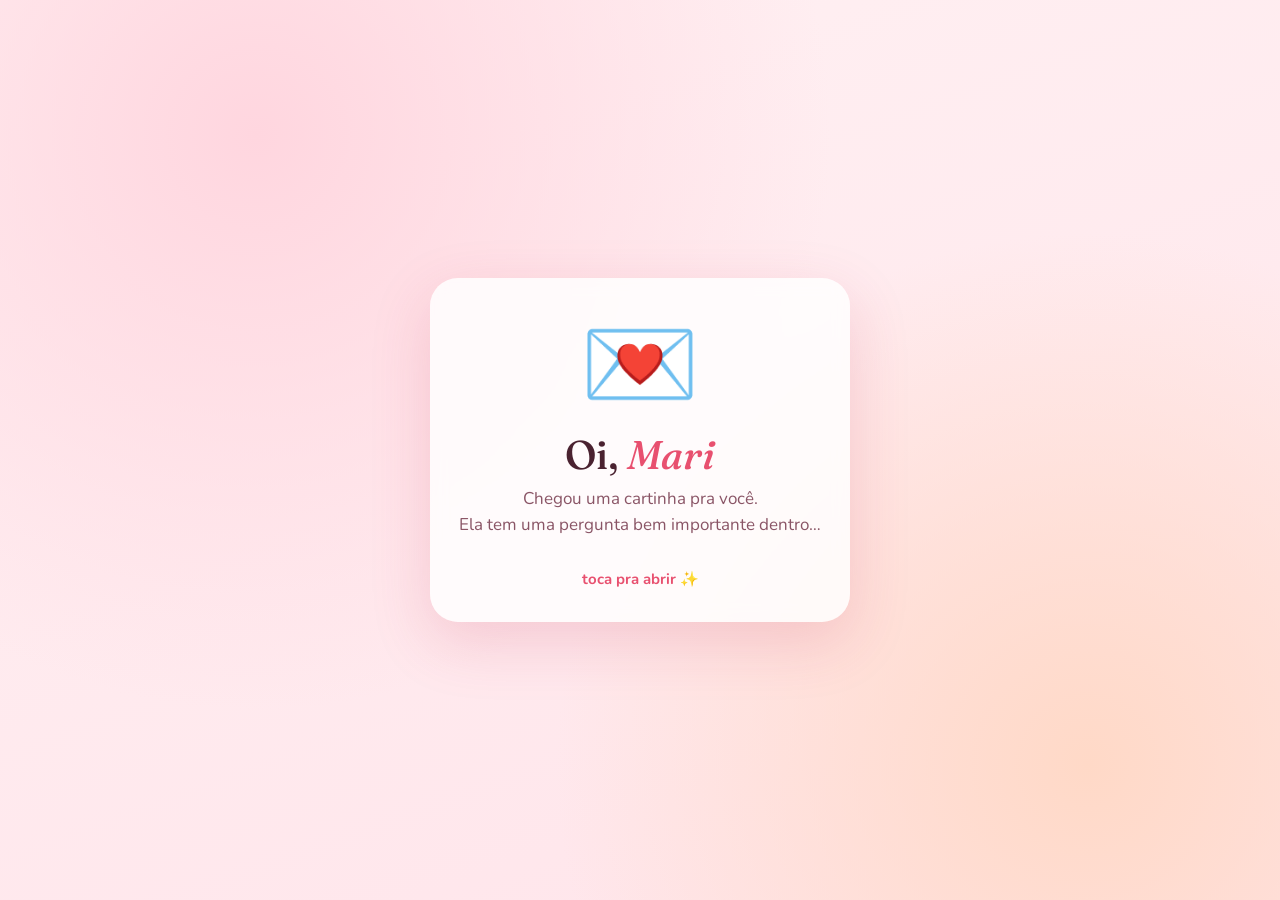
<file: esp/index.html>
<!doctype html>
<html lang="pt-BR">
<head>
  <meta charset="utf-8">
  <meta name="viewport" content="width=device-width, initial-scale=1, maximum-scale=1, user-scalable=no, viewport-fit=cover">
  <meta name="robots" content="noindex, nofollow">
  <meta name="theme-color" content="#ffe4ea">
  <title>Pra Mari 💌</title>
  <link rel="icon" href="data:image/svg+xml,<svg xmlns='http://www.w3.org/2000/svg' viewBox='0 0 100 100'><text y='.9em' font-size='90'>💌</text></svg>">
  <link rel="preconnect" href="https://fonts.googleapis.com">
  <link rel="preconnect" href="https://fonts.gstatic.com" crossorigin>
  <link href="https://fonts.googleapis.com/css2?family=Fraunces:ital,opsz,wght@0,9..144,500;1,9..144,500&family=Nunito:wght@500;700;800&family=Caveat:wght@600&display=swap" rel="stylesheet">
  <style>
    :root {
      --bg1: #fff1f3;
      --bg2: #ffe4ea;
      --ink: #4a2230;
      --soft: #8a5566;
      --rose: #e8506f;
      --rose-dark: #c9385a;
      --card: rgba(255, 255, 255, 0.82);
    }
    * { box-sizing: border-box; }
    html, body { height: 100%; margin: 0; }
    body {
      font-family: "Nunito", system-ui, sans-serif;
      color: var(--ink);
      background: radial-gradient(circle at 20% 15%, #ffd6df 0, transparent 45%),
                  radial-gradient(circle at 85% 85%, #ffd9c7 0, transparent 40%),
                  linear-gradient(160deg, var(--bg1), var(--bg2));
      min-height: 100dvh;
      display: grid;
      grid-template-columns: minmax(0, 1fr);
      place-items: center;
      padding: 16px;
      overflow: hidden;
      -webkit-tap-highlight-color: transparent;
      -webkit-user-select: none;
      user-select: none;
      touch-action: manipulation;
    }
    .card {
      position: relative;
      width: min(420px, 100%);
      background: var(--card);
      -webkit-backdrop-filter: blur(8px);
      backdrop-filter: blur(8px);
      border-radius: 28px;
      padding: 36px 24px 32px;
      text-align: center;
      box-shadow: 0 20px 60px rgba(201, 56, 90, 0.18);
      z-index: 1;
    }
    .etapa { display: none; }
    .etapa.ativa { display: block; animation: pop .5s ease; }
    @keyframes pop {
      from { opacity: 0; transform: translateY(10px) scale(.96); }
      to { opacity: 1; transform: none; }
    }
    .emoji {
      font-size: 64px;
      line-height: 1;
      display: inline-block;
      animation: beat 1.4s ease-in-out infinite;
    }
    @keyframes beat {
      0%, 100% { transform: scale(1); }
      15% { transform: scale(1.15); }
      30% { transform: scale(1); }
      45% { transform: scale(1.1); }
    }
    h1 {
      font-family: "Fraunces", Georgia, serif;
      font-weight: 500;
      font-size: clamp(30px, 8.5vw, 40px);
      line-height: 1.15;
      margin: 18px 0 8px;
    }
    h1 em { color: var(--rose); }
    p.sub { color: var(--soft); margin: 0 0 28px; font-size: 17px; line-height: 1.5; }

    /* etapa 1: cartinha */
    .envelope {
      font-size: 96px;
      line-height: 1;
      display: inline-block;
      animation: balanca 2.4s ease-in-out infinite;
      margin-top: 4px;
    }
    @keyframes balanca {
      0%, 100% { transform: rotate(-6deg) translateY(0); }
      50% { transform: rotate(6deg) translateY(-6px); }
    }
    .toque {
      display: inline-block;
      margin-top: 4px;
      font-size: 15px;
      color: var(--rose);
      font-weight: 700;
      animation: pisca 1.6s ease-in-out infinite;
    }
    @keyframes pisca { 50% { opacity: .35; } }
    #etapa-carta { cursor: pointer; }

    /* etapa 2: pergunta */
    .buttons {
      display: flex;
      gap: 14px;
      justify-content: center;
      align-items: center;
      min-height: 64px;
    }
    button {
      font: 800 18px/1 "Nunito", system-ui, sans-serif;
      border: 0;
      border-radius: 999px;
      padding: 16px 34px;
      cursor: pointer;
      transition: transform .2s ease, background .2s ease, box-shadow .2s ease;
    }
    #sim {
      background: var(--rose);
      color: #fff;
      box-shadow: 0 8px 22px rgba(232, 80, 111, 0.4);
      position: relative;
      z-index: 2;
    }
    #sim:active { background: var(--rose-dark); }
    #nao {
      background: #fff;
      color: var(--soft);
      box-shadow: 0 4px 14px rgba(74, 34, 48, 0.12);
      z-index: 5;
      white-space: nowrap;
    }
    #nao.fugindo {
      position: fixed;
      transition: left .22s ease, top .22s ease, transform .22s ease, background .3s, color .3s;
    }
    #nao.convertido {
      background: var(--rose);
      color: #fff;
    }
    .hint {
      margin-top: 22px;
      font-size: 15px;
      color: var(--soft);
      min-height: 22px;
      opacity: 0;
      transition: opacity .3s;
    }
    .hint.show { opacity: 1; }

    /* etapa 3: resposta */
    .resposta p {
      font-size: 17px;
      line-height: 1.55;
      margin: 0 0 10px;
    }
    .ticket {
      position: relative;
      margin: 22px auto 6px;
      max-width: 300px;
      background: #fff;
      border: 2px dashed #f2a5b5;
      border-radius: 16px;
      padding: 18px 18px 14px;
      text-align: left;
      transform: rotate(-2deg);
      box-shadow: 0 10px 24px rgba(201, 56, 90, 0.15);
    }
    .ticket::before, .ticket::after {
      content: "";
      position: absolute;
      top: 50%;
      width: 18px; height: 18px;
      margin-top: -9px;
      border-radius: 50%;
      background: var(--bg2);
    }
    .ticket::before { left: -11px; }
    .ticket::after { right: -11px; }
    .ticket .titulo {
      font-family: "Caveat", cursive;
      font-size: 30px;
      color: var(--rose);
      text-align: center;
      margin-bottom: 8px;
    }
    .ticket dl { margin: 0; display: grid; grid-template-columns: auto 1fr; gap: 4px 10px; font-size: 14px; }
    .ticket dt { color: var(--soft); }
    .ticket dd { margin: 0; font-weight: 700; }
    .assina {
      font-family: "Caveat", cursive;
      font-size: 26px;
      color: var(--rose);
      margin-top: 18px;
    }

    .coracao {
      position: fixed;
      top: -40px;
      pointer-events: none;
      z-index: 0;
      animation: cair linear forwards;
    }
    @keyframes cair {
      to { transform: translateY(110dvh) rotate(var(--r)); }
    }
  </style>
</head>
<body>
  <main class="card" id="card">
    <section class="etapa ativa" id="etapa-carta">
      <div class="envelope">💌</div>
      <h1>Oi, <em>Mari</em></h1>
      <p class="sub">Chegou uma cartinha pra você.<br>Ela tem uma pergunta bem importante dentro…</p>
      <span class="toque">toca pra abrir ✨</span>
    </section>

    <section class="etapa" id="etapa-pergunta">
      <div class="emoji">🍝</div>
      <h1>Mari, topa <em>jantar</em> comigo?</h1>
      <p class="sub">Pensa com carinho… mas não demora muito 🙈</p>
      <div class="buttons">
        <button id="sim" type="button">Sim</button>
        <button id="nao" type="button">Não</button>
      </div>
      <div class="hint" id="hint"></div>
    </section>

    <section class="etapa resposta" id="etapa-resposta">
      <div class="emoji">🥰</div>
      <h1>Eu sabia, <em>Mari!</em></h1>
      <p>Você acabou de deixar meu dia muito melhor 💕</p>
      <p>Agora só falta a gente escolher o dia. Me chama e me fala quando fica bom pra você, que o resto deixa comigo.</p>

      <div class="ticket">
        <div class="titulo">Vale um jantar</div>
        <dl>
          <dt>Convidada</dt><dd>Mari ✨</dd>
          <dt>Companhia</dt><dd>Iure</dd>
          <dt>Data</dt><dd>a gente combina 😉</dd>
          <dt>Validade</dt><dd>só vale se for logo</dd>
        </dl>
      </div>

      <p class="assina">Mal posso esperar 🌹</p>
    </section>
  </main>

  <script>
    const etapas = {
      carta: document.getElementById('etapa-carta'),
      pergunta: document.getElementById('etapa-pergunta'),
      resposta: document.getElementById('etapa-resposta'),
    };
    const sim = document.getElementById('sim');
    const nao = document.getElementById('nao');
    const hint = document.getElementById('hint');

    function mostrar(nome) {
      Object.values(etapas).forEach(el => el.classList.remove('ativa'));
      etapas[nome].classList.add('ativa');
    }

    etapas.carta.addEventListener('click', () => mostrar('pergunta'));

    const frases = [
      'Opa, escorregou 😅',
      'Mari, tem certeza? 🥺',
      'Esse botão tá meio arisco hoje…',
      'Acho que ele não quer ser apertado',
      'O "sim" tá logo ali, ó 👉',
      'Eu prometo escolher um lugar gostoso 🍷',
      'Tem sobremesa também 🍰',
      'Mari… você tá só brincando comigo né 😏',
      'Ok, vou te ajudar um pouquinho…',
    ];
    const textosNao = ['Não', 'Não?', 'Certeza?', 'Mari…', 'Pensa bem', 'Última chance', 'Não 🥲', 'Hmm…', 'Tá bom…'];
    let tentativas = 0;
    let convertido = false;
    let ultimo = 0;

    function fugir(e) {
      if (convertido) return;
      if (e) e.preventDefault();
      // no celular o mesmo toque dispara vários eventos; conta só um
      const agora = Date.now();
      if (agora - ultimo < 200) return;
      ultimo = agora;

      const r = nao.getBoundingClientRect();
      if (!nao.classList.contains('fugindo')) {
        // fixa na posição atual antes de começar a fugir
        // sai de dentro do card: o blur do card prende elementos "fixed" nele
        nao.style.left = r.left + 'px';
        nao.style.top = r.top + 'px';
        nao.classList.add('fugindo');
        document.body.appendChild(nao);
        void nao.offsetWidth;
      }
      const m = 16;
      const maxX = window.innerWidth - r.width - m;
      const maxY = window.innerHeight - r.height - m;
      const s = sim.getBoundingClientRect();
      let x, y, tries = 0;
      do {
        x = m + Math.random() * (maxX - m);
        y = m + Math.random() * (maxY - m);
        tries++;
        // longe de onde estava e sem ficar em cima do "sim"
        var perto = Math.hypot(x - r.left, y - r.top) < 120;
        var emCimaDoSim = x < s.right + 8 && x + r.width > s.left - 8 && y < s.bottom + 8 && y + r.height > s.top - 8;
      } while (tries < 30 && (perto || emCimaDoSim));
      nao.style.left = x + 'px';
      nao.style.top = y + 'px';

      if (navigator.vibrate) navigator.vibrate(30);

      hint.textContent = frases[Math.min(tentativas, frases.length - 1)];
      hint.classList.add('show');
      nao.textContent = textosNao[Math.min(tentativas, textosNao.length - 1)];
      tentativas++;
      sim.style.transform = `scale(${Math.min(1 + tentativas * 0.07, 1.5)})`;

      // depois de tanto fugir, o "não" desiste e vira "sim"
      if (tentativas >= frases.length) {
        setTimeout(() => {
          convertido = true;
          nao.textContent = 'Sim 😌';
          nao.classList.add('convertido');
          hint.textContent = 'Pronto, agora os dois botões concordam 😌';
        }, 400);
      }
    }

    nao.addEventListener('pointerenter', fugir);
    nao.addEventListener('touchstart', fugir, { passive: false });
    nao.addEventListener('click', (e) => convertido ? aceitar() : fugir(e));
    nao.addEventListener('focus', () => fugir());

    function chuvaDeCoracoes() {
      const emojis = ['💖', '💕', '💗', '❤️', '🌹', '✨', '🍝', '🍷'];
      for (let i = 0; i < 50; i++) {
        setTimeout(() => {
          const s = document.createElement('span');
          s.className = 'coracao';
          s.textContent = emojis[Math.floor(Math.random() * emojis.length)];
          s.style.left = Math.random() * 100 + 'vw';
          s.style.fontSize = 18 + Math.random() * 22 + 'px';
          s.style.setProperty('--r', (Math.random() * 360 - 180) + 'deg');
          s.style.animationDuration = 3 + Math.random() * 3 + 's';
          document.body.appendChild(s);
          setTimeout(() => s.remove(), 6500);
        }, i * 80);
      }
    }

    function aceitar() {
      nao.style.display = 'none';
      mostrar('resposta');
      if (navigator.vibrate) navigator.vibrate([60, 40, 60]);
      chuvaDeCoracoes();
    }

    sim.addEventListener('click', aceitar);

    window.addEventListener('resize', () => {
      if (!nao.classList.contains('fugindo')) return;
      const r = nao.getBoundingClientRect();
      nao.style.left = Math.max(16, Math.min(r.left, window.innerWidth - r.width - 16)) + 'px';
      nao.style.top = Math.max(16, Math.min(r.top, window.innerHeight - r.height - 16)) + 'px';
    });
  </script>
</body>
</html>
</file>
<file: styles.css>
/* ---------- Tokens ---------- */
:root {
  --bg: #fbf7ee;
  --bg-alt: #f3ecdc;
  --surface: #fffdf7;
  --ink: #1b1630;
  --ink-2: #3b3454;
  --muted: #6c6585;
  --line: #e3d8c0;
  --frame: #1b1630;
  --drop: #1b1630;
  --accent: #6d28d9;
  --accent-soft: #ede4ff;
  --on-accent: #ffffff;
  --track: #ebe2cd;

  /* Game palette: bars & rarities */
  --xp: #f0a800;
  --xp-ink: #a15c00;
  --hp: #e1305a;
  --mp: #0b8fc7;
  --epic: #7c3aed;
  --rare: #2563eb;
  --uncommon: #15803d;
  --legend: #c2410c;

  /* Minimap */
  --grid: #ddd2bb;
  --wall: #2b2547;
  --explored: rgba(109, 40, 217, .14);

  --pixel: "Pixelify Sans", "Geist Mono", ui-monospace, monospace;
  --sans: "Geist", ui-sans-serif, system-ui, -apple-system, "Segoe UI", sans-serif;
  --mono: "Geist Mono", ui-monospace, "SF Mono", Menlo, monospace;

  --wrap: 1160px;
  --gutter: clamp(16px, 4vw, 40px);
  --radius: 6px;
  color-scheme: light;
}

@media (prefers-color-scheme: dark) {
  :root:not([data-theme="light"]) {
    --bg: #0d0b1a;
    --bg-alt: #120f26;
    --surface: #19153a;
    --ink: #f3f0ff;
    --ink-2: #cdc7ea;
    --muted: #938cbc;
    --line: #2d2758;
    --frame: #4b3fa0;
    --drop: #000000;
    --accent: #c4a5ff;
    --accent-soft: #2a2058;
    --on-accent: #120b26;
    --track: #2a2452;
    --xp: #ffcc4d;
    --xp-ink: #ffcc4d;
    --hp: #ff5d7d;
    --mp: #4dd9ff;
    --epic: #b48cff;
    --rare: #6aa8ff;
    --uncommon: #5ee08a;
    --legend: #ff9f43;
    --grid: #2a2552;
    --wall: #d9d3f5;
    --explored: rgba(196, 165, 255, .16);
    color-scheme: dark;
  }
}
:root[data-theme="dark"],
.section--night {
  --bg: #0d0b1a;
  --bg-alt: #120f26;
  --surface: #19153a;
  --ink: #f3f0ff;
  --ink-2: #cdc7ea;
  --muted: #938cbc;
  --line: #2d2758;
  --frame: #4b3fa0;
  --drop: #000000;
  --accent: #c4a5ff;
  --accent-soft: #2a2058;
  --on-accent: #120b26;
  --track: #2a2452;
  --xp: #ffcc4d;
  --xp-ink: #ffcc4d;
  --hp: #ff5d7d;
  --mp: #4dd9ff;
  --epic: #b48cff;
  --rare: #6aa8ff;
  --uncommon: #5ee08a;
  --legend: #ff9f43;
  --grid: #2a2552;
  --wall: #d9d3f5;
  --explored: rgba(196, 165, 255, .16);
  color-scheme: dark;
}
/* The grimoire band is always night — a touch deeper than the dark theme */
.section--night { --bg: #07061a; --surface: #141033; }

/* ---------- Language switch ---------- */
html[data-lang="pt"] [data-l="en"],
html[data-lang="en"] [data-l="pt"] { display: none !important; }

/* ---------- Base ---------- */
*, *::before, *::after { box-sizing: border-box; }
html { scroll-behavior: smooth; scroll-padding-top: 84px; -webkit-text-size-adjust: 100%; }
body {
  margin: 0;
  background: var(--bg);
  color: var(--ink);
  font-family: var(--sans);
  font-size: 17px;
  line-height: 1.6;
  -webkit-font-smoothing: antialiased;
  overflow-x: hidden;
  transition: background-color .3s ease, color .3s ease;
}
img, svg, canvas { display: block; max-width: 100%; }
a { color: inherit; text-decoration: none; }
h1, h2, h3, h4 { margin: 0; font-weight: 600; }
p { margin: 0; }
ul, ol { margin: 0; padding: 0; list-style: none; }
strong { font-weight: 600; }
::selection { background: var(--xp); color: #1b1630; }
:focus-visible { outline: 3px solid var(--xp); outline-offset: 3px; }

.wrap { width: 100%; max-width: var(--wrap); margin: 0 auto; padding: 0 var(--gutter); }
.mono { font-family: var(--mono); font-size: .78rem; letter-spacing: .02em; }

.skip {
  position: absolute; left: 12px; top: -60px; z-index: 100;
  background: var(--ink); color: var(--bg); padding: 8px 14px;
}
.skip:focus { top: 12px; }

/* Chunky retro panel: hard border + hard drop shadow */
.panel {
  background: var(--surface);
  border: 3px solid var(--frame);
  border-radius: var(--radius);
  box-shadow: 6px 6px 0 var(--drop);
}

/* ---------- Buttons ---------- */
.btn {
  display: inline-flex; align-items: center; gap: .55em;
  padding: .7em 1.25em;
  border-radius: var(--radius);
  background: var(--accent); color: var(--on-accent);
  font-family: var(--pixel); font-weight: 600; font-size: 1.02rem; letter-spacing: .02em;
  border: 3px solid var(--frame);
  box-shadow: 4px 4px 0 var(--drop);
  transition: transform .12s ease, box-shadow .12s ease, background-color .2s ease;
}
.btn:hover { transform: translate(-2px, -2px); box-shadow: 6px 6px 0 var(--drop); }
.btn:active { transform: translate(4px, 4px); box-shadow: 0 0 0 var(--drop); }
.btn--ghost { background: var(--surface); color: var(--ink); }
.btn--sm { padding: .4em .9em; font-size: .9rem; box-shadow: 3px 3px 0 var(--drop); }
.btn--sm:hover { box-shadow: 4px 4px 0 var(--drop); }

.icon-btn, .chip {
  display: inline-flex; align-items: center; justify-content: center;
  height: 36px; border-radius: var(--radius);
  border: 2px solid var(--line); background: transparent; color: var(--ink);
  cursor: pointer; transition: border-color .2s, background-color .2s;
}
.icon-btn { width: 36px; }
.icon-btn:hover, .chip:hover { border-color: var(--ink); }
.chip { padding: 0 12px; gap: 4px; font-family: var(--pixel); font-size: .85rem; }
.chip__sep { color: var(--muted); }
.chip__opt { color: var(--muted); transition: color .2s; }
html[data-lang="pt"] .chip__opt[data-opt="pt"],
html[data-lang="en"] .chip__opt[data-opt="en"] { color: var(--ink); font-weight: 600; }

#musicToggle.is-on { border-color: var(--xp); color: var(--xp-ink); }
#musicToggle.is-on .i-mute { display: none; }
#musicToggle.is-on svg { animation: bob 0.8s steps(2) infinite; }

.i-moon { display: none; }
:root[data-theme="dark"] .i-sun { display: none; }
:root[data-theme="dark"] .i-moon { display: block; }
@media (prefers-color-scheme: dark) {
  :root:not([data-theme="light"]) .i-sun { display: none; }
  :root:not([data-theme="light"]) .i-moon { display: block; }
}

.link-arrow {
  display: inline-flex; align-items: center; gap: .35em;
  font-weight: 600; border-bottom: 2px solid var(--line); padding-bottom: 2px;
  transition: border-color .2s, color .2s;
}
.link-arrow:hover { color: var(--accent); border-color: var(--accent); }
.link-btn { background: none; border: 0; border-bottom: 2px solid var(--line); font: inherit; font-weight: 600; color: inherit; cursor: pointer; padding: 0 0 2px; }

.blink { color: var(--xp); animation: blink 1.1s steps(1) infinite; }
@keyframes blink { 50% { opacity: 0; } }

/* ---------- Nav ---------- */
.nav {
  position: sticky; top: 0; z-index: 50;
  background: color-mix(in srgb, var(--bg) 85%, transparent);
  backdrop-filter: saturate(1.4) blur(14px);
  -webkit-backdrop-filter: saturate(1.4) blur(14px);
  border-bottom: 3px solid transparent;
  transition: border-color .3s, background-color .3s;
}
.nav.is-scrolled { border-bottom-color: var(--line); }
.nav__inner { display: flex; align-items: center; gap: 24px; height: 68px; }
.brand { display: flex; align-items: center; gap: 10px; font-family: var(--pixel); font-weight: 600; font-size: 1.1rem; }
.brand__mark {
  display: grid; place-items: center; width: 34px; height: 34px; border-radius: 4px;
  background: var(--xp); color: #1b1630; border: 2px solid var(--frame);
  box-shadow: 2px 2px 0 var(--drop);
  font-family: var(--pixel); font-weight: 700; font-size: 1rem;
}
.nav__links { display: flex; gap: 2px; margin-left: auto; }
.nav__links a {
  position: relative; padding: 6px 12px 6px 22px; font-family: var(--pixel); font-size: .98rem; color: var(--muted);
  transition: color .15s;
}
.nav__links a::before {
  content: "▶"; position: absolute; left: 6px; top: 50%; transform: translateY(-50%);
  font-size: .62rem; color: var(--xp); opacity: 0; transition: opacity .15s;
}
.nav__links a:hover, .nav__links a.is-active { color: var(--ink); }
.nav__links a:hover::before, .nav__links a.is-active::before { opacity: 1; }
.nav__tools { display: flex; align-items: center; gap: 8px; }

@media (max-width: 920px) {
  .nav__links { display: none; }
  .nav__tools { margin-left: auto; }
}
@media (max-width: 420px) {
  .brand__name { display: none; }
}

/* ---------- Hero ---------- */
.hero { padding: clamp(44px, 8vw, 100px) 0 clamp(56px, 8vw, 96px); position: relative; }
.hero::before {
  content: ""; position: absolute; inset: 0; z-index: -1; pointer-events: none;
  background-image:
    radial-gradient(var(--grid) 1.5px, transparent 1.6px),
    radial-gradient(color-mix(in srgb, var(--xp) 70%, transparent) 1.2px, transparent 1.3px);
  background-size: 28px 28px, 160px 120px;
  background-position: 0 0, 40px 22px;
  mask-image: radial-gradient(ellipse 85% 70% at 70% 35%, #000 25%, transparent 78%);
  -webkit-mask-image: radial-gradient(ellipse 85% 70% at 70% 35%, #000 25%, transparent 78%);
}
.hero__grid { display: grid; grid-template-columns: 1.1fr .9fr; gap: clamp(32px, 5vw, 72px); align-items: center; }
.eyebrow {
  display: inline-flex; align-items: center; gap: 10px;
  font-family: var(--pixel); font-size: .9rem; color: var(--ink-2);
  padding: 6px 14px 6px 12px; border: 2px solid var(--line); border-radius: var(--radius); background: var(--surface);
}

.hero__title {
  font-family: var(--pixel); font-weight: 600;
  font-size: clamp(2.4rem, 5.6vw, 4.4rem);
  line-height: 1.04; letter-spacing: -.01em;
  margin: 26px 0 24px;
}
.hero__title em {
  font-style: normal;
  background: linear-gradient(90deg, var(--hp), var(--epic) 55%, var(--mp));
  -webkit-background-clip: text; background-clip: text; color: transparent;
}
.section__title em, .contact__title em { font-style: normal; color: var(--accent); }
.hero__lead { font-size: clamp(1.02rem, 1.4vw, 1.14rem); color: var(--ink-2); max-width: 58ch; }
.hero__cta { display: flex; flex-wrap: wrap; gap: 14px; margin-top: 34px; }

/* Character sheet */
.sheet { padding: 22px 22px 24px; position: relative; }
.sheet__top { display: grid; grid-template-columns: auto 1fr auto; gap: 14px; align-items: center; padding-bottom: 16px; border-bottom: 2px dashed var(--line); }
.sheet__avatar {
  display: grid; place-items: center; width: 56px; height: 56px; border-radius: 4px;
  background: linear-gradient(135deg, var(--epic), var(--hp));
  color: #fff; font-family: var(--pixel); font-weight: 700; font-size: 1.4rem;
  border: 3px solid var(--frame); box-shadow: 3px 3px 0 var(--drop);
}
.sheet__name { font-family: var(--pixel); font-size: 1.45rem; font-weight: 600; line-height: 1.1; }
.sheet__class { color: var(--muted); font-size: .9rem; }
.sheet__class span { margin-right: 4px; }
.sheet__lv {
  display: flex; flex-direction: column; align-items: center; line-height: 1;
  padding: 6px 10px; border: 2px solid var(--xp); border-radius: 4px; color: var(--xp-ink);
  font-family: var(--pixel);
}
.sheet__lv small { font-size: .7rem; letter-spacing: .1em; }
.sheet__lv b { font-size: 1.6rem; font-weight: 700; }
.sheet__info { margin: 14px 0 18px; display: grid; gap: 6px; }
.sheet__info div { display: grid; grid-template-columns: 76px 1fr; gap: 10px; font-size: .92rem; }
.sheet__info dt { color: var(--muted); font-family: var(--pixel); }
.sheet__info dd { margin: 0; }
.sheet__label { font-family: var(--pixel); font-size: .82rem; text-transform: uppercase; letter-spacing: .1em; color: var(--muted); margin-bottom: 10px; }
.attrs { display: grid; gap: 9px; }
.attrs li { display: grid; grid-template-columns: 104px 1fr; gap: 12px; align-items: center; font-size: .9rem; }
.sheet__quest { margin-top: 20px; padding: 12px 14px; background: var(--bg-alt); border-left: 4px solid var(--xp); border-radius: 0 4px 4px 0; }
.sheet__quest .sheet__label { margin-bottom: 4px; color: var(--xp-ink); }
.sheet__quest p:last-child { font-size: .95rem; font-weight: 500; }
.xp { margin-top: 18px; }
.xp__head { display: flex; gap: 10px; justify-content: space-between; align-items: baseline; font-size: .8rem; color: var(--muted); margin-bottom: 6px; }
.xp__head span:first-child { font-family: var(--pixel); color: var(--xp-ink); font-size: .9rem; font-weight: 700; }
.xp__head span:last-child { text-align: right; }
.xp__bar { height: 14px; background: var(--track); border: 2px solid var(--frame); border-radius: 3px; overflow: hidden; }
.xp__bar span {
  display: block; height: 100%; width: calc(var(--v) * 100%);
  background: repeating-linear-gradient(90deg, var(--xp) 0 10px, color-mix(in srgb, var(--xp) 75%, #fff) 10px 12px);
  transition: width 1.4s cubic-bezier(.2,.7,.2,1) .3s;
}

/* Segmented "pip" bars, shared by attributes and languages */
.pips {
  position: relative; height: 12px; background: var(--track);
  -webkit-mask: repeating-linear-gradient(90deg, #000 0 calc(10% - 3px), transparent calc(10% - 3px) 10%);
  mask: repeating-linear-gradient(90deg, #000 0 calc(10% - 3px), transparent calc(10% - 3px) 10%);
}
.pips::after {
  content: ""; position: absolute; inset: 0; width: calc(var(--n) * 10%);
  background: var(--c, var(--accent));
  transition: width 1s steps(10, end) .2s;
}
.js .reveal:not(.is-in) .pips::after,
.js .reveal:not(.is-in) .xp__bar span { width: 0; }

/* Achievements */
.ach__title {
  margin: clamp(56px, 8vw, 92px) 0 16px;
  font-family: var(--pixel); font-size: .95rem; text-transform: uppercase; letter-spacing: .12em; color: var(--xp-ink);
}
.stats { display: grid; grid-template-columns: repeat(4, 1fr); gap: 16px; margin: 0; }
.stat {
  position: relative; display: flex; flex-direction: column-reverse; gap: 6px;
  padding: 18px 18px 18px 74px; min-height: 92px; justify-content: center;
  background: var(--surface); border: 2px solid var(--line); border-radius: var(--radius);
  transition: border-color .2s, transform .2s;
}
.stat:hover { border-color: var(--c); transform: translateY(-3px); }
.stat::before {
  content: attr(data-icon); position: absolute; left: 16px; top: 50%; transform: translateY(-50%);
  display: grid; place-items: center; width: 42px; height: 42px; border-radius: 4px;
  background: color-mix(in srgb, var(--c) 18%, transparent); color: var(--c);
  border: 2px solid var(--c); font-family: var(--pixel); font-size: 1.3rem; font-weight: 700;
}
.stat dt { color: var(--muted); font-size: .86rem; line-height: 1.35; }
.stat dd { margin: 0; font-family: var(--pixel); font-weight: 600; font-size: clamp(2rem, 3.4vw, 2.6rem); line-height: 1; }
.stat dd small { font-family: var(--sans); font-size: .9rem; font-weight: 500; color: var(--muted); margin-left: 2px; }

@media (max-width: 960px) {
  .hero__grid { grid-template-columns: 1fr; }
  .sheet { max-width: 560px; }
  .stats { grid-template-columns: repeat(2, 1fr); }
}
@media (max-width: 520px) {
  .stats { grid-template-columns: 1fr; }
}

/* ---------- Sections ---------- */
.section { padding: clamp(72px, 10vw, 128px) 0; }
.section--alt { background: var(--bg-alt); }
.section__head { margin-bottom: clamp(36px, 5vw, 60px); max-width: 760px; }
.kicker {
  display: inline-flex; align-items: center; gap: 10px;
  font-family: var(--pixel); color: var(--accent); text-transform: uppercase; letter-spacing: .1em;
  font-size: .92rem; margin-bottom: 18px;
}
.kicker::before { content: "◆"; color: var(--xp); font-size: .8em; }
.section__title {
  font-family: var(--pixel); font-weight: 600;
  font-size: clamp(1.9rem, 3.8vw, 3rem); line-height: 1.12; letter-spacing: -.005em;
}
.section__sub { margin-top: 20px; color: var(--ink-2); max-width: 60ch; }
.sub-kicker {
  margin: clamp(56px, 7vw, 88px) 0 18px;
  font-family: var(--pixel); font-size: .95rem; text-transform: uppercase; letter-spacing: .12em; color: var(--muted);
}

.two-col { display: grid; grid-template-columns: 1fr 1fr; gap: clamp(32px, 6vw, 88px); align-items: start; }
.two-col .section__head { margin-bottom: 0; position: sticky; top: 110px; }
@media (max-width: 900px) {
  .two-col { grid-template-columns: 1fr; }
  .two-col .section__head { position: static; }
}

.prose p { color: var(--ink-2); }
.prose p + p { margin-top: 1.1em; }
.prose strong { color: var(--ink); background: linear-gradient(transparent 62%, color-mix(in srgb, var(--xp) 45%, transparent) 62%); }

/* Skill tree */
.pillars { display: grid; grid-template-columns: repeat(3, 1fr); gap: 22px; }
.pillar { position: relative; padding: 26px 26px 28px; transition: transform .2s ease, box-shadow .2s ease; }
.pillar:hover { transform: translate(-3px, -3px); box-shadow: 9px 9px 0 var(--c); }
.pillar__num {
  display: grid; place-items: center; width: 44px; height: 44px; border-radius: 4px;
  background: color-mix(in srgb, var(--c) 20%, transparent); color: var(--c);
  border: 2px solid var(--c); margin-bottom: 20px; font-size: 1.3rem;
}
.pillar h3 { font-family: var(--pixel); font-size: 1.3rem; margin-bottom: 10px; }
.pillar p { color: var(--muted); font-size: .96rem; }
@media (max-width: 900px) { .pillars { grid-template-columns: 1fr; } }

/* NPC dialog box */
.dialog {
  position: relative; margin-top: 44px;
  padding: clamp(30px, 4vw, 44px) clamp(24px, 4vw, 44px) clamp(28px, 4vw, 40px);
  background: #1a1442; color: #f3f0ff;
  border: 4px solid #f3f0ff; border-radius: 8px;
  box-shadow: 0 0 0 4px #1a1442, 8px 8px 0 4px var(--drop);
}
.dialog__name {
  position: absolute; top: -18px; left: 22px;
  padding: 4px 14px; background: var(--xp); color: #1b1630;
  border: 3px solid #1a1442; border-radius: 4px;
  font-family: var(--pixel); font-weight: 600; font-size: .95rem;
}
.dialog__text { font-family: var(--pixel); font-size: clamp(1.25rem, 2.4vw, 1.75rem); line-height: 1.35; max-width: 42ch; }
.dialog__next { position: absolute; right: 22px; bottom: 14px; color: var(--xp); animation: bob 1s steps(2) infinite; }
@keyframes bob { 50% { transform: translateY(4px); } }

/* ---------- Quest log ---------- */
.timeline { position: relative; padding-left: 30px; }
.timeline::before {
  content: ""; position: absolute; left: 6px; top: 0; bottom: 0; width: 3px;
  background: repeating-linear-gradient(180deg, var(--line) 0 8px, transparent 8px 14px);
}
.job {
  position: relative; display: grid; grid-template-columns: 190px 1fr; gap: 32px;
  padding: 34px 0; border-top: 2px solid var(--line);
}
.job:last-child { border-bottom: 2px solid var(--line); }
.job::before {
  content: ""; position: absolute; left: -30px; top: 40px; width: 15px; height: 15px;
  background: var(--surface); border: 3px solid var(--muted); border-radius: 2px;
}
.job--featured::before { background: var(--xp); border-color: var(--frame); box-shadow: 0 0 0 5px color-mix(in srgb, var(--xp) 30%, transparent); animation: glow 2s ease-in-out infinite; }
@keyframes glow { 50% { box-shadow: 0 0 0 9px transparent; } }
.job__meta { display: flex; flex-direction: column; align-items: flex-start; gap: 6px; color: var(--muted); padding-top: 4px; }
.job__meta .mono { color: var(--ink); font-size: .82rem; }
.job__place { font-size: .88rem; }
.qtag {
  font-family: var(--pixel); font-size: .78rem; text-transform: uppercase; letter-spacing: .08em;
  padding: 2px 8px; border-radius: 3px; border: 2px solid var(--uncommon); color: var(--uncommon); margin-bottom: 4px;
}
.qtag--active { background: var(--xp); border-color: var(--frame); color: #1b1630; }
.job__org { font-family: var(--pixel); font-size: clamp(1.5rem, 2.4vw, 1.9rem); font-weight: 600; line-height: 1.15; margin-bottom: 14px; }
.role + .role { margin-top: 22px; padding-top: 22px; border-top: 2px dashed var(--line); }
.role__head { display: flex; flex-wrap: wrap; align-items: baseline; gap: 8px 12px; margin-bottom: 8px; }
.role__head h4 { font-size: 1.05rem; font-weight: 600; }
.role__date { color: var(--muted); margin-left: auto; }
.role p { color: var(--ink-2); max-width: 70ch; }
.tag {
  font-family: var(--pixel); font-size: .75rem; text-transform: uppercase; letter-spacing: .08em;
  padding: 2px 8px; border-radius: 3px; border: 2px solid var(--line); color: var(--muted);
}
.tag--accent { background: var(--accent); border-color: var(--accent); color: var(--on-accent); }
.ticks { margin-top: 14px; display: grid; gap: 8px; }
.ticks li { position: relative; padding-left: 22px; color: var(--ink-2); font-size: .96rem; }
.ticks li::before { content: "▸"; position: absolute; left: 2px; top: 0; color: var(--accent); }
@media (max-width: 760px) {
  .job { grid-template-columns: 1fr; gap: 10px; }
  .job::before { top: 38px; }
  .job__meta { flex-direction: row; flex-wrap: wrap; align-items: center; gap: 6px 12px; padding-top: 0; }
  .qtag { margin-bottom: 0; }
  .role__date { margin-left: 0; width: 100%; }
}

/* ---------- Guilds ---------- */
.lead-cards { display: grid; gap: 20px; }
.lead-card { padding: 24px 26px; border-left-width: 8px; border-left-color: var(--c); transition: transform .2s, box-shadow .2s; }
.lead-card:hover { transform: translate(-3px, -3px); box-shadow: 9px 9px 0 var(--drop); }
.lead-card__date { font-family: var(--pixel); color: var(--c); margin-bottom: 8px; font-weight: 600; }
.lead-card h3 { font-size: 1.12rem; font-weight: 600; margin-bottom: 8px; }
.lead-card__path { color: var(--ink-2); margin-bottom: 10px; font-size: .95rem; }
.lead-card__path strong { color: var(--ink); }
.lead-card p:last-child { color: var(--muted); font-size: .95rem; }

/* ---------- Grimoire (always night) ---------- */
.section--night { position: relative; background: var(--bg); color: var(--ink); overflow: hidden; }
.section--night::before {
  content: ""; position: absolute; inset: 0; pointer-events: none;
  background-image:
    radial-gradient(#fff 1px, transparent 1.4px),
    radial-gradient(#ffcc4d 1px, transparent 1.4px),
    radial-gradient(#b48cff 1.2px, transparent 1.6px);
  background-size: 120px 110px, 210px 170px, 290px 230px;
  background-position: 10px 20px, 70px 90px, 150px 40px;
  opacity: .45;
}
.section--night > .wrap { position: relative; }
.research { display: grid; grid-template-columns: 1fr 1fr; gap: clamp(32px, 5vw, 64px); align-items: start; }
.small-title { font-family: var(--pixel); text-transform: uppercase; letter-spacing: .1em; font-size: .88rem; color: var(--muted); margin-bottom: 16px; font-weight: 500; }
.small-title--gap { margin-top: 34px; }
.tags { display: flex; flex-wrap: wrap; gap: 8px; }
.tags li {
  padding: 5px 12px; border-radius: 4px; font-size: .86rem;
  border: 2px solid var(--line); background: color-mix(in srgb, var(--surface) 70%, transparent);
}
.section--night .tags li { border-color: #3a3175; color: var(--ink-2); }
.tags--plain li { color: var(--ink-2); }
.research__links { display: flex; gap: 22px; margin-top: 26px; }
.section--night .link-arrow { border-color: #3a3175; }
.pubs li {
  display: grid; grid-template-columns: 42px 1fr; gap: 12px; align-items: baseline;
  padding: 16px 0; border-top: 2px solid var(--line);
  font-size: clamp(1rem, 1.5vw, 1.12rem); line-height: 1.35; font-weight: 500;
  transition: color .2s;
}
.pubs li:last-child { border-bottom: 2px solid var(--line); }
.pubs li:hover { color: var(--xp); }
.pubs__n { color: var(--xp); font-family: var(--pixel); font-weight: 700; }
@media (max-width: 900px) { .research { grid-template-columns: 1fr; } }

/* Minimap card */
.planner { margin: 0; overflow: hidden; box-shadow: 6px 6px 0 #000, 0 0 40px -10px rgba(180, 140, 255, .35); }
.planner__bar {
  display: flex; align-items: center; gap: 12px;
  padding: 10px 14px; border-bottom: 3px solid var(--frame); color: var(--muted);
}
.planner__title { font-family: var(--pixel); color: var(--xp); text-transform: uppercase; letter-spacing: .08em; font-size: .9rem; }
.planner__status { margin-left: auto; color: var(--accent); }
#planner { width: 100%; aspect-ratio: 4 / 3.2; }
.planner__cap { padding: 10px 14px 12px; color: var(--muted); border-top: 3px solid var(--frame); font-size: .72rem; }

/* ---------- Inventory ---------- */
.edu-grid { display: grid; grid-template-columns: repeat(3, 1fr); gap: 22px; align-items: start; }
.edu { padding: 26px 24px; }
.items { display: grid; gap: 12px; }
.item {
  display: grid; gap: 3px; padding: 10px 12px 12px;
  border: 2px solid color-mix(in srgb, var(--r) 55%, transparent);
  background: color-mix(in srgb, var(--r) 8%, transparent);
  border-radius: 4px;
}
.item__rarity { font-family: var(--pixel); font-size: .75rem; text-transform: uppercase; letter-spacing: .1em; color: var(--r); font-weight: 600; }
.item strong { font-weight: 600; font-size: .98rem; line-height: 1.35; }
.item > span:last-child:not(.item__rarity) { color: var(--muted); font-size: .88rem; }
.edu__plain { display: grid; gap: 10px; }
.edu__plain li { color: var(--ink-2); font-size: .95rem; padding-left: 20px; position: relative; }
.edu__plain li::before { content: "◇"; position: absolute; left: 0; top: 0; color: var(--rare); }
.langs { display: grid; gap: 14px; }
.langs li { display: grid; grid-template-columns: 92px 1fr; gap: 4px 12px; align-items: center; font-size: .95rem; }
.langs small { grid-column: 2; color: var(--muted); font-size: .8rem; }
@media (max-width: 1000px) { .edu-grid { grid-template-columns: 1fr 1fr; } .edu:last-child { grid-column: 1 / -1; } }
@media (max-width: 680px) { .edu-grid { grid-template-columns: 1fr; } }

/* ---------- Contact ---------- */
.contact { padding-bottom: clamp(80px, 10vw, 140px); }
.contact__inner { text-align: center; display: flex; flex-direction: column; align-items: center; }
.contact__title {
  font-family: var(--pixel); font-weight: 600;
  font-size: clamp(2.1rem, 5vw, 3.8rem); line-height: 1.08; max-width: 18ch;
}
.contact__mail {
  margin-top: 36px; font-size: clamp(1.1rem, 2.6vw, 1.6rem); font-weight: 600;
  padding: .45em .9em; border: 3px solid var(--frame); border-radius: var(--radius);
  background: var(--surface); box-shadow: 5px 5px 0 var(--drop);
  transition: transform .12s, box-shadow .12s, color .2s;
  overflow-wrap: anywhere;
}
.contact__mail:hover { color: var(--accent); transform: translate(-2px, -2px); box-shadow: 7px 7px 0 var(--drop); }
.contact__links { display: flex; flex-wrap: wrap; justify-content: center; gap: 26px; margin-top: 34px; }

/* ---------- Footer ---------- */
.footer { border-top: 3px solid var(--line); padding: 26px 0; color: var(--muted); font-size: .88rem; }
.footer__inner { display: flex; flex-wrap: wrap; gap: 12px 24px; justify-content: space-between; align-items: center; }
.footer a:hover { color: var(--ink); }
.footer__cheat { opacity: .5; letter-spacing: .1em; }

/* ---------- Toast & level up ---------- */
.toast {
  position: fixed; left: 50%; bottom: 24px; transform: translate(-50%, 20px);
  background: #1a1442; color: #f3f0ff; padding: 10px 18px;
  border: 3px solid #f3f0ff; border-radius: 6px; box-shadow: 4px 4px 0 #000;
  font-family: var(--pixel); font-size: 1rem; opacity: 0; pointer-events: none; transition: opacity .25s, transform .25s; z-index: 60;
}
.toast.is-on { opacity: 1; transform: translate(-50%, 0); }

.levelup {
  position: fixed; inset: 0; z-index: 70; display: grid; place-items: center; pointer-events: none;
  font-family: var(--pixel); font-weight: 700; font-size: clamp(3rem, 12vw, 8rem); color: #ffcc4d;
  text-shadow: 4px 4px 0 #1a1442, 8px 8px 0 #000;
  animation: levelup 1.8s steps(12) forwards;
}
@keyframes levelup {
  0% { opacity: 0; transform: scale(.4); }
  20% { opacity: 1; transform: scale(1.1); }
  30% { transform: scale(1); }
  80% { opacity: 1; }
  100% { opacity: 0; transform: translateY(-40px); }
}
.sheet.is-leveled { animation: sheetFlash .9s steps(6); }
@keyframes sheetFlash { 50% { box-shadow: 0 0 0 6px #ffcc4d, 6px 6px 0 var(--drop); } }

/* ---------- Reveal ---------- */
.js .reveal { opacity: 0; transform: translateY(18px); transition: opacity .8s cubic-bezier(.2,.7,.2,1), transform .8s cubic-bezier(.2,.7,.2,1); }
.js .reveal.is-in { opacity: 1; transform: none; }

@media (prefers-reduced-motion: reduce) {
  html { scroll-behavior: auto; }
  .js .reveal { opacity: 1; transform: none; transition: none; }
  .js .reveal:not(.is-in) .pips::after { width: calc(var(--n) * 10%); }
  .js .reveal:not(.is-in) .xp__bar span { width: calc(var(--v) * 100%); }
  .pips::after, .xp__bar span { transition: none; }
  .blink, .dialog__next, .job--featured::before, .levelup, .sheet.is-leveled, #musicToggle.is-on svg { animation: none; }
  .pillar:hover, .lead-card:hover, .stat:hover { transform: none; }
}

/* Prevent long content from widening grid tracks on small screens */
.hero__grid > *, .two-col > *, .research > *, .job > * { min-width: 0; }
.eyebrow { flex-wrap: wrap; max-width: 100%; line-height: 1.4; }
@media (max-width: 520px) {
  .nav__tools .btn--sm { display: none; }
  .eyebrow { display: inline-block; }
  .eyebrow .blink { display: inline-block; margin-right: 8px; }
  .planner__status { white-space: nowrap; font-size: .7rem; }
  .planner__bar .mono:not(.planner__status) { display: none; }
  .sheet { padding: 18px 16px 20px; }
  .attrs li { grid-template-columns: 92px 1fr; }
  .xp__head { flex-direction: column; gap: 2px; }
  .xp__head span:last-child { text-align: left; }
  .footer__cheat { display: none; }
}
</file>
